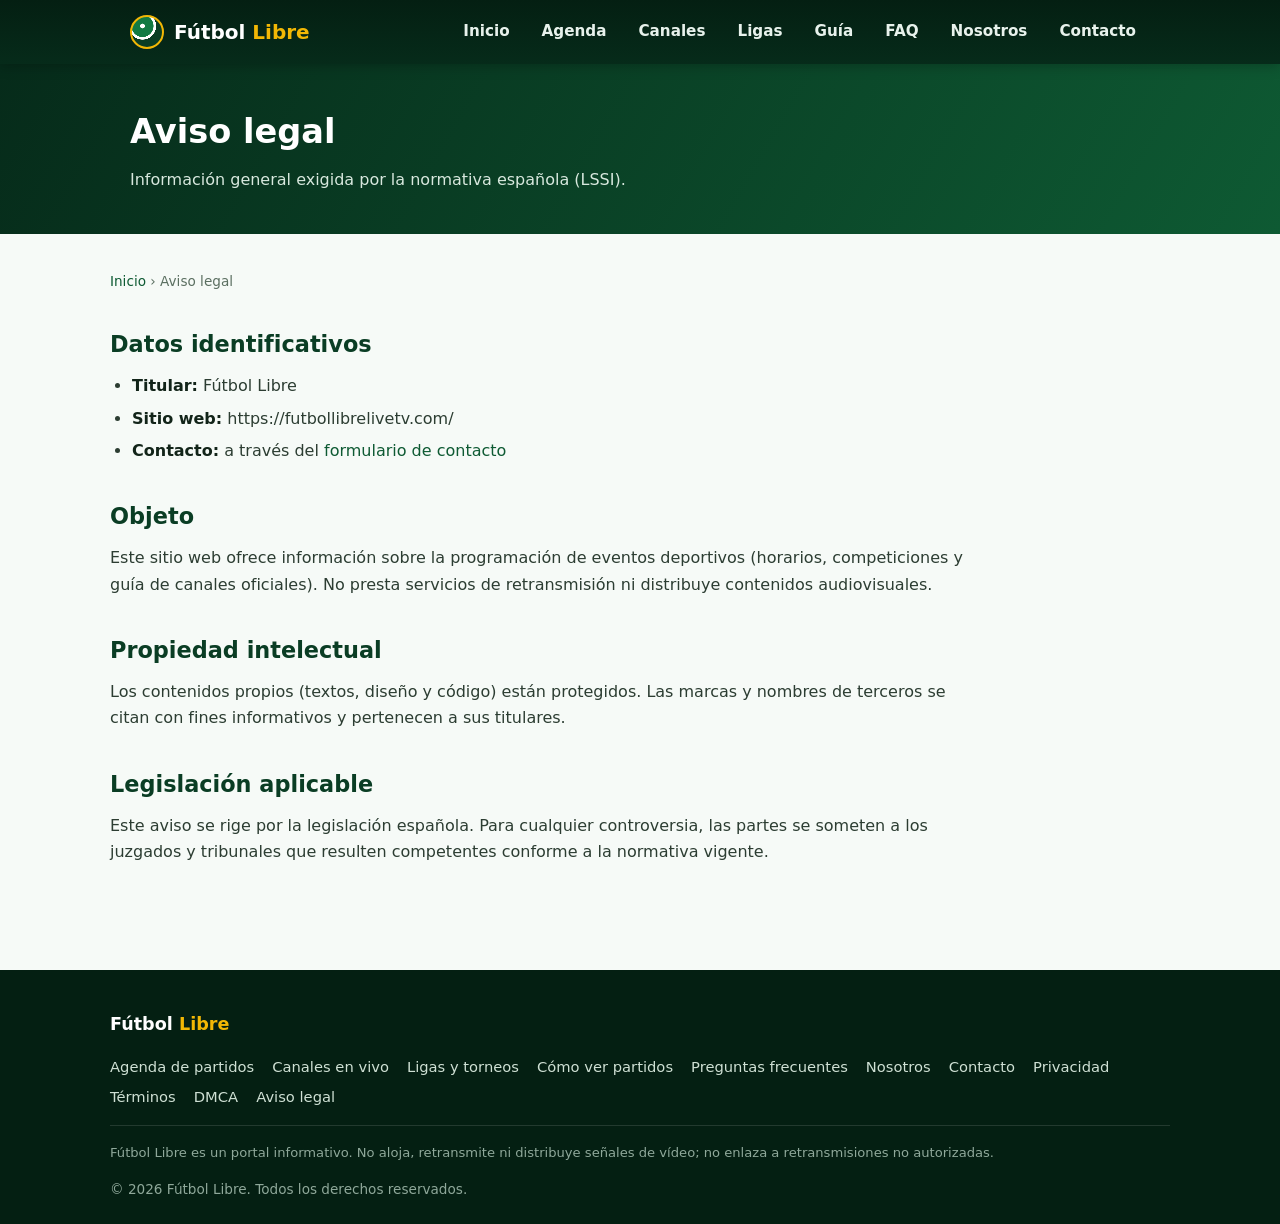
<file: aviso-legal.html>
<!DOCTYPE html>
<html lang="es">
<head>
<meta charset="UTF-8">
<meta name="viewport" content="width=device-width, initial-scale=1.0">
<title>Aviso legal | Fútbol Libre</title>
<meta name="description" content="Aviso legal de Fútbol Libre: titularidad, objeto del sitio y condiciones generales.">
<link rel="canonical" href="https://futbollibrelivetv.com/aviso-legal">
<meta name="robots" content="index, follow">
<meta property="og:title" content="Aviso legal | Fútbol Libre">
<meta property="og:url" content="https://futbollibrelivetv.com/aviso-legal">
<meta property="og:locale" content="es_ES">
<link rel="stylesheet" href="assets/css/style.css">
</head>
<body>
<a class="skip-link" href="#contenido">Saltar al contenido</a>
<header class="site-header">
  <div class="wrap header-inner">
    <a class="brand" href="/" aria-label="Fútbol Libre - inicio"><span class="brand-mark" aria-hidden="true"></span><span>Fútbol <em>Libre</em></span></a>
    <button class="nav-toggle" aria-expanded="false" aria-controls="main-nav" aria-label="Abrir menú">☰</button>
    <nav class="main-nav" id="main-nav" aria-label="Navegación principal">
      <a href="/">Inicio</a><a href="/agenda">Agenda</a><a href="/canales">Canales</a><a href="/ligas">Ligas</a><a href="/guia">Guía</a><a href="/faq">FAQ</a><a href="/nosotros">Nosotros</a><a href="/contacto">Contacto</a>
    </nav>
  </div>
</header>
<main id="contenido">
  <div class="page-hero"><div class="wrap"><h1>Aviso legal</h1><p>Información general exigida por la normativa española (LSSI).</p></div></div>
  <div class="wrap page-body">
    <nav class="breadcrumbs" aria-label="Migas de pan"><a href="/">Inicio</a> › Aviso legal</nav>
    <div class="prose">
      <h2>Datos identificativos</h2>
      <ul>
        <li><strong>Titular:</strong> Fútbol Libre</li>
        <li><strong>Sitio web:</strong> https://futbollibrelivetv.com/</li>
        <li><strong>Contacto:</strong> a través del <a href="/contacto">formulario de contacto</a></li>
      </ul>
      <h2>Objeto</h2>
      <p>Este sitio web ofrece información sobre la programación de eventos deportivos (horarios, competiciones y guía de canales oficiales). No presta servicios de retransmisión ni distribuye contenidos audiovisuales.</p>
      <h2>Propiedad intelectual</h2>
      <p>Los contenidos propios (textos, diseño y código) están protegidos. Las marcas y nombres de terceros se citan con fines informativos y pertenecen a sus titulares.</p>
      <h2>Legislación aplicable</h2>
      <p>Este aviso se rige por la legislación española. Para cualquier controversia, las partes se someten a los juzgados y tribunales que resulten competentes conforme a la normativa vigente.</p>
    </div>
  </div>
</main>
<footer class="site-footer">
  <div class="wrap footer-inner">
    <div class="footer-brand">Fútbol <em>Libre</em></div>
    <nav class="footer-links" aria-label="Enlaces de pie de página">
      <a href="/agenda">Agenda de partidos</a><a href="/canales">Canales en vivo</a><a href="/ligas">Ligas y torneos</a><a href="/guia">Cómo ver partidos</a><a href="/faq">Preguntas frecuentes</a><a href="/nosotros">Nosotros</a><a href="/contacto">Contacto</a><a href="/privacidad">Privacidad</a><a href="/terminos">Términos</a><a href="/dmca">DMCA</a><a href="/aviso-legal">Aviso legal</a>
    </nav>
    <p class="footer-disclaimer">Fútbol Libre es un portal informativo. No aloja, retransmite ni distribuye señales de vídeo; no enlaza a retransmisiones no autorizadas.</p>
    <div class="footer-bottom"><span>© <span data-year>2026</span> Fútbol Libre. Todos los derechos reservados.</span></div>
  </div>
</footer>
<script src="assets/js/main.js"></script>
</body>
</html>
</file>
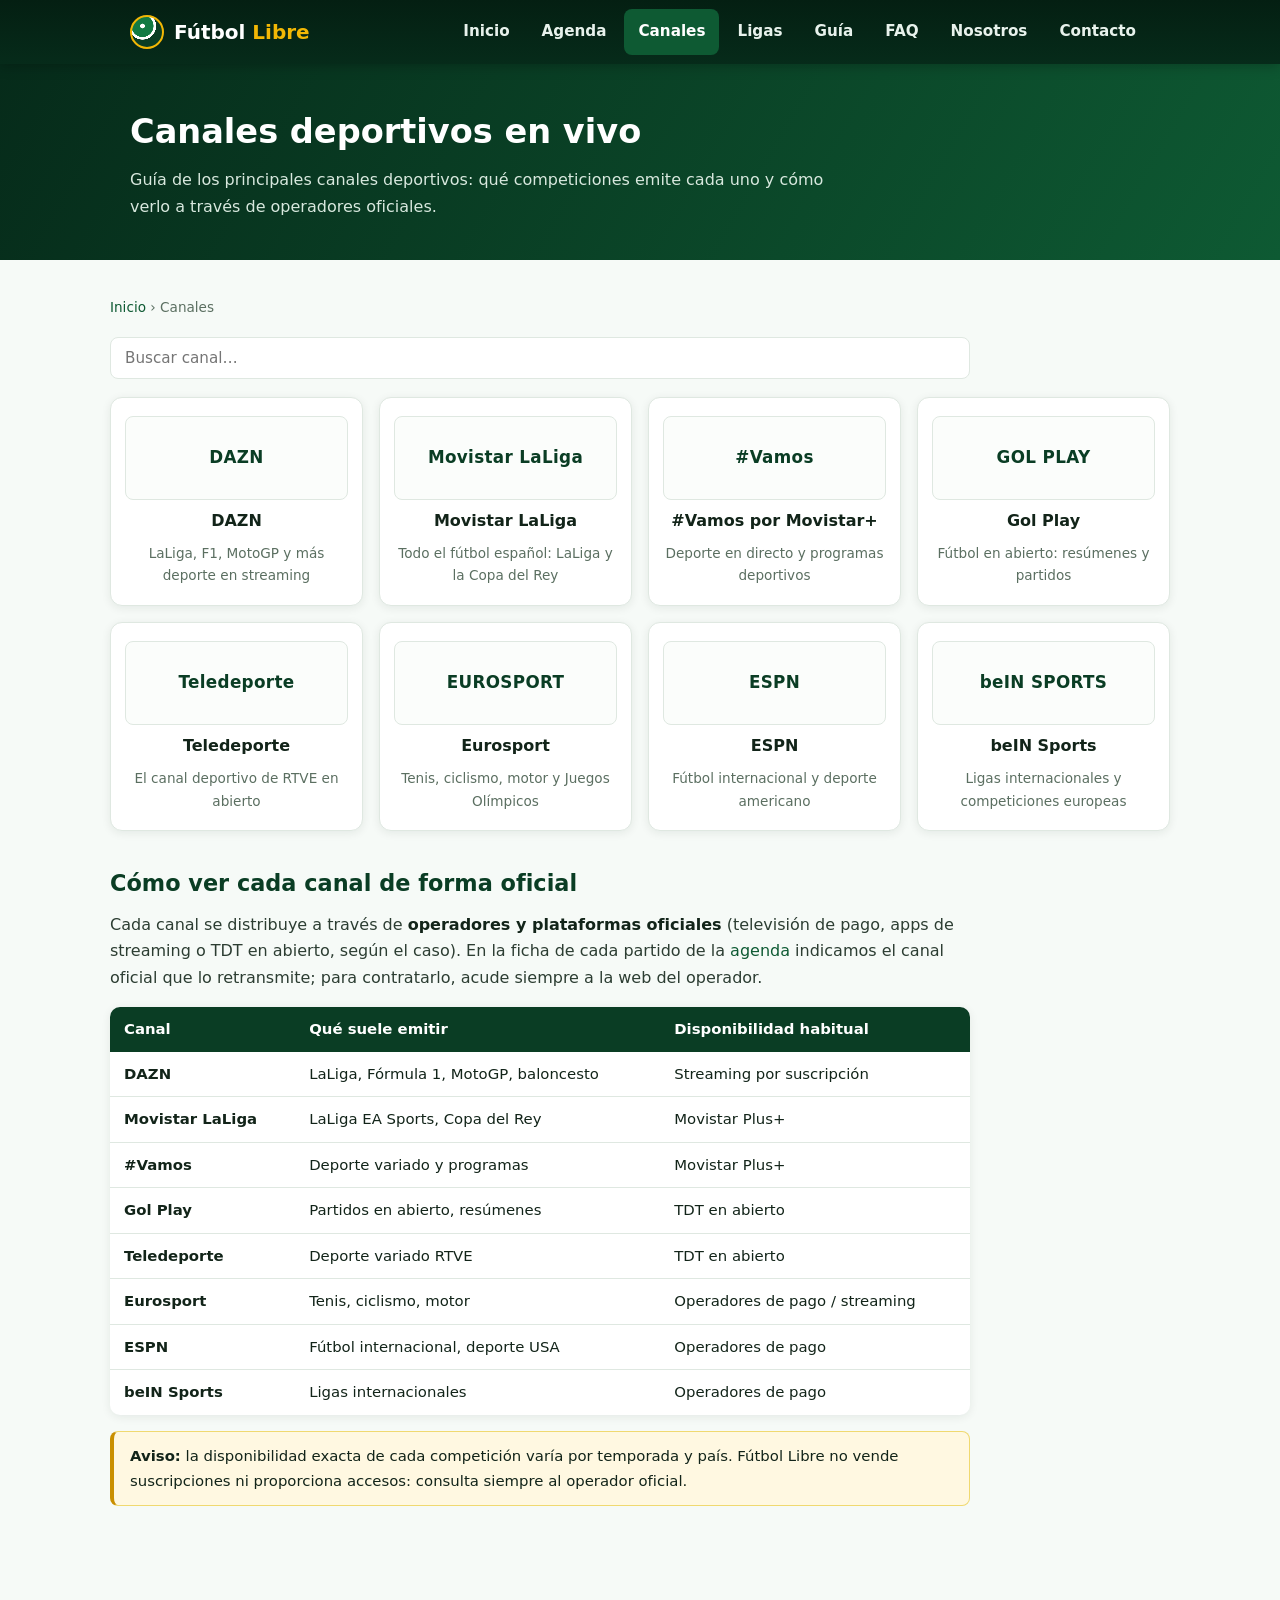
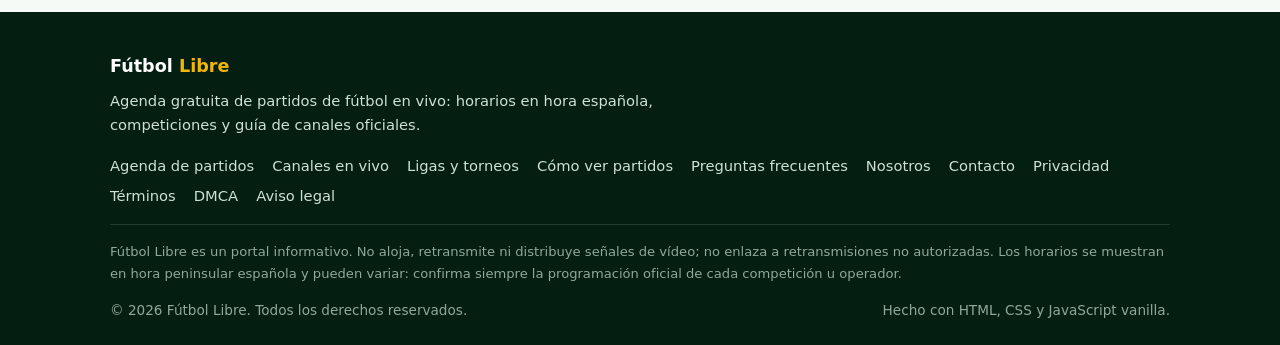
<file: canales.html>
<!DOCTYPE html>
<html lang="es">
<head>
<meta charset="UTF-8">
<meta name="viewport" content="width=device-width, initial-scale=1.0">
<title>Canales deportivos en vivo: guía de canales | Fútbol Libre</title>
<meta name="description" content="Guía de canales deportivos: DAZN, Movistar LaLiga, Gol Play, Teledeporte y más. Descubre qué emite cada canal y cómo verlo de forma oficial.">
<link rel="canonical" href="https://futbollibrelivetv.com/canales">
<meta name="robots" content="index, follow">
<meta property="og:type" content="website">
<meta property="og:title" content="Canales deportivos en vivo: guía de canales | Fútbol Libre">
<meta property="og:description" content="Qué emite cada canal deportivo y cómo verlo a través de operadores oficiales.">
<meta property="og:url" content="https://futbollibrelivetv.com/canales">
<meta property="og:locale" content="es_ES">
<meta property="og:site_name" content="Fútbol Libre">
<link rel="stylesheet" href="assets/css/style.css">
<script type="application/ld+json">
{"@context":"https://schema.org","@type":"WebPage","name":"Canales deportivos en vivo | Fútbol Libre","url":"https://futbollibrelivetv.com/canales","inLanguage":"es-ES","isPartOf":{"@type":"WebSite","name":"Fútbol Libre","url":"https://futbollibrelivetv.com/"},"breadcrumb":{"@type":"BreadcrumbList","itemListElement":[{"@type":"ListItem","position":1,"name":"Inicio","item":"https://futbollibrelivetv.com/"},{"@type":"ListItem","position":2,"name":"Canales","item":"https://futbollibrelivetv.com/canales"}]}}
</script>
</head>
<body>
<a class="skip-link" href="#contenido">Saltar al contenido</a>
<header class="site-header">
  <div class="wrap header-inner">
    <a class="brand" href="/" aria-label="Fútbol Libre - inicio"><span class="brand-mark" aria-hidden="true"></span><span>Fútbol <em>Libre</em></span></a>
    <button class="nav-toggle" aria-expanded="false" aria-controls="main-nav" aria-label="Abrir menú">☰</button>
    <nav class="main-nav" id="main-nav" aria-label="Navegación principal">
      <a href="/">Inicio</a><a href="/agenda">Agenda</a><a href="/canales" aria-current="page">Canales</a><a href="/ligas">Ligas</a><a href="/guia">Guía</a><a href="/faq">FAQ</a><a href="/nosotros">Nosotros</a><a href="/contacto">Contacto</a>
    </nav>
  </div>
</header>
<main id="contenido">
  <div class="page-hero"><div class="wrap">
    <h1>Canales deportivos en vivo</h1>
    <p>Guía de los principales canales deportivos: qué competiciones emite cada uno y cómo verlo a través de operadores oficiales.</p>
  </div></div>
  <div class="wrap page-body">
    <nav class="breadcrumbs" aria-label="Migas de pan"><a href="/">Inicio</a> › Canales</nav>
    <div class="agenda-tools" style="max-width:860px;margin:18px 0">
      <input type="search" id="channel-search" placeholder="Buscar canal…" aria-label="Buscar canal">
    </div>
    <div class="channel-grid" id="channel-grid" style="margin-bottom:30px">
      <div class="channel-card" data-name="dazn"><div class="channel-logo">DAZN</div><h3>DAZN</h3><p>LaLiga, F1, MotoGP y más deporte en streaming</p></div>
      <div class="channel-card" data-name="movistar laliga"><div class="channel-logo">Movistar LaLiga</div><h3>Movistar LaLiga</h3><p>Todo el fútbol español: LaLiga y la Copa del Rey</p></div>
      <div class="channel-card" data-name="vamos movistar"><div class="channel-logo">#Vamos</div><h3>#Vamos por Movistar+</h3><p>Deporte en directo y programas deportivos</p></div>
      <div class="channel-card" data-name="gol play"><div class="channel-logo">GOL PLAY</div><h3>Gol Play</h3><p>Fútbol en abierto: resúmenes y partidos</p></div>
      <div class="channel-card" data-name="teledeporte"><div class="channel-logo">Teledeporte</div><h3>Teledeporte</h3><p>El canal deportivo de RTVE en abierto</p></div>
      <div class="channel-card" data-name="eurosport"><div class="channel-logo">EUROSPORT</div><h3>Eurosport</h3><p>Tenis, ciclismo, motor y Juegos Olímpicos</p></div>
      <div class="channel-card" data-name="espn"><div class="channel-logo">ESPN</div><h3>ESPN</h3><p>Fútbol internacional y deporte americano</p></div>
      <div class="channel-card" data-name="bein sports"><div class="channel-logo">beIN SPORTS</div><h3>beIN Sports</h3><p>Ligas internacionales y competiciones europeas</p></div>
    </div>
    <div class="prose">
      <h2>Cómo ver cada canal de forma oficial</h2>
      <p>Cada canal se distribuye a través de <strong>operadores y plataformas oficiales</strong> (televisión de pago, apps de streaming o TDT en abierto, según el caso). En la ficha de cada partido de la <a href="/agenda">agenda</a> indicamos el canal oficial que lo retransmite; para contratarlo, acude siempre a la web del operador.</p>
      <table class="data-table">
        <thead><tr><th>Canal</th><th>Qué suele emitir</th><th>Disponibilidad habitual</th></tr></thead>
        <tbody>
          <tr><td><strong>DAZN</strong></td><td>LaLiga, Fórmula 1, MotoGP, baloncesto</td><td>Streaming por suscripción</td></tr>
          <tr><td><strong>Movistar LaLiga</strong></td><td>LaLiga EA Sports, Copa del Rey</td><td>Movistar Plus+</td></tr>
          <tr><td><strong>#Vamos</strong></td><td>Deporte variado y programas</td><td>Movistar Plus+</td></tr>
          <tr><td><strong>Gol Play</strong></td><td>Partidos en abierto, resúmenes</td><td>TDT en abierto</td></tr>
          <tr><td><strong>Teledeporte</strong></td><td>Deporte variado RTVE</td><td>TDT en abierto</td></tr>
          <tr><td><strong>Eurosport</strong></td><td>Tenis, ciclismo, motor</td><td>Operadores de pago / streaming</td></tr>
          <tr><td><strong>ESPN</strong></td><td>Fútbol internacional, deporte USA</td><td>Operadores de pago</td></tr>
          <tr><td><strong>beIN Sports</strong></td><td>Ligas internacionales</td><td>Operadores de pago</td></tr>
        </tbody>
      </table>
      <div class="warn"><strong>Aviso:</strong> la disponibilidad exacta de cada competición varía por temporada y país. Fútbol Libre no vende suscripciones ni proporciona accesos: consulta siempre al operador oficial.</div>
    </div>
  </div>
</main>
<footer class="site-footer">
  <div class="wrap footer-inner">
    <div class="footer-brand">Fútbol <em>Libre</em></div>
    <p style="font-size:.92rem;max-width:640px">Agenda gratuita de partidos de fútbol en vivo: horarios en hora española, competiciones y guía de canales oficiales.</p>
    <nav class="footer-links" aria-label="Enlaces de pie de página">
      <a href="/agenda">Agenda de partidos</a><a href="/canales">Canales en vivo</a><a href="/ligas">Ligas y torneos</a><a href="/guia">Cómo ver partidos</a><a href="/faq">Preguntas frecuentes</a><a href="/nosotros">Nosotros</a><a href="/contacto">Contacto</a><a href="/privacidad">Privacidad</a><a href="/terminos">Términos</a><a href="/dmca">DMCA</a><a href="/aviso-legal">Aviso legal</a>
    </nav>
    <p class="footer-disclaimer">Fútbol Libre es un portal informativo. No aloja, retransmite ni distribuye señales de vídeo; no enlaza a retransmisiones no autorizadas. Los horarios se muestran en hora peninsular española y pueden variar: confirma siempre la programación oficial de cada competición u operador.</p>
    <div class="footer-bottom"><span>© <span data-year>2026</span> Fútbol Libre. Todos los derechos reservados.</span><span>Hecho con HTML, CSS y JavaScript vanilla.</span></div>
  </div>
</footer>
<script src="assets/js/main.js"></script>
<script>
(function(){
  var input = document.getElementById("channel-search");
  var cards = document.querySelectorAll("#channel-grid .channel-card");
  if(!input) return;
  input.addEventListener("input", function(){
    var q = input.value.trim().toLowerCase();
    cards.forEach(function(c){
      c.style.display = (!q || c.getAttribute("data-name").indexOf(q) !== -1) ? "" : "none";
    });
  });
})();
</script>
</body>
</html>
</file>
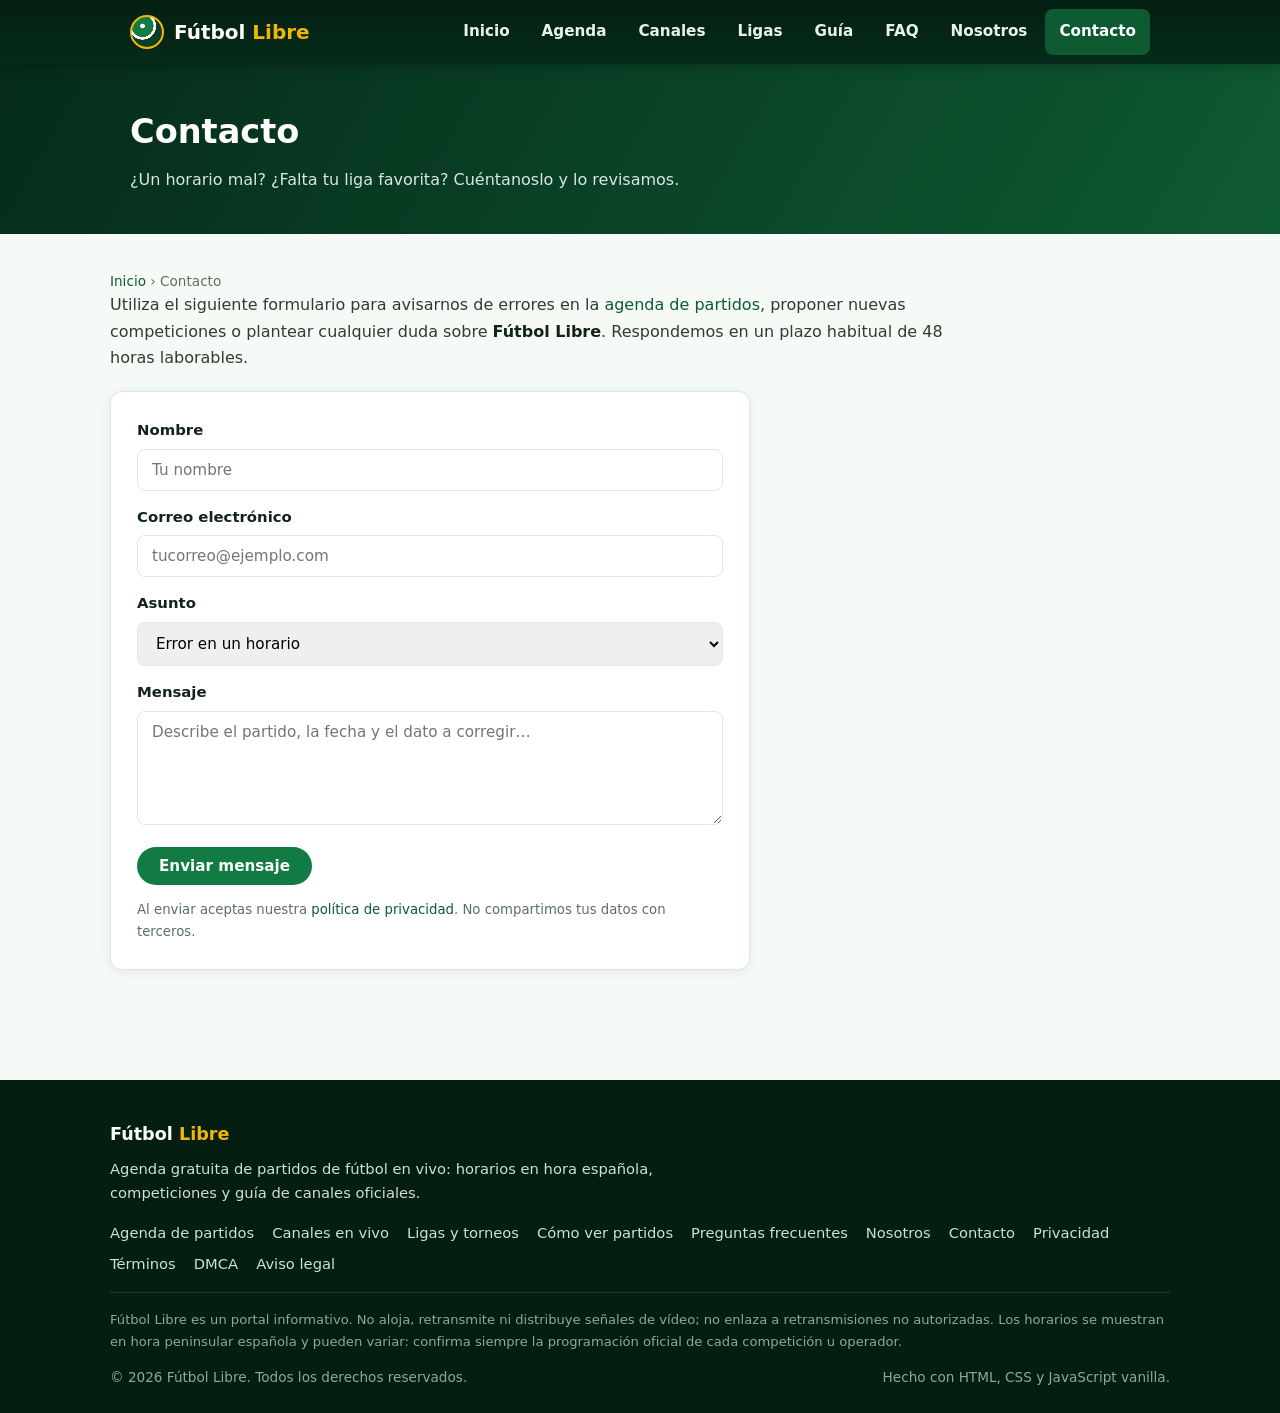
<file: contacto.html>
<!DOCTYPE html>
<html lang="es">
<head>
<meta charset="UTF-8">
<meta name="viewport" content="width=device-width, initial-scale=1.0">
<title>Contacto | Fútbol Libre</title>
<meta name="description" content="Contacta con Fútbol Libre: reporta un horario incorrecto, sugiere una competición o resuelve tus dudas sobre la agenda de partidos.">
<link rel="canonical" href="https://futbollibrelivetv.com/contacto">
<meta name="robots" content="index, follow">
<meta property="og:type" content="website">
<meta property="og:title" content="Contacto | Fútbol Libre">
<meta property="og:description" content="Escríbenos: horarios, sugerencias y dudas sobre la agenda de Fútbol Libre.">
<meta property="og:url" content="https://futbollibrelivetv.com/contacto">
<meta property="og:locale" content="es_ES">
<meta property="og:site_name" content="Fútbol Libre">
<link rel="stylesheet" href="assets/css/style.css">
<script type="application/ld+json">
{"@context":"https://schema.org","@type":"WebPage","name":"Contacto | Fútbol Libre","url":"https://futbollibrelivetv.com/contacto","inLanguage":"es-ES","isPartOf":{"@type":"WebSite","name":"Fútbol Libre","url":"https://futbollibrelivetv.com/"}}
</script>
</head>
<body>
<a class="skip-link" href="#contenido">Saltar al contenido</a>
<header class="site-header">
  <div class="wrap header-inner">
    <a class="brand" href="/" aria-label="Fútbol Libre - inicio"><span class="brand-mark" aria-hidden="true"></span><span>Fútbol <em>Libre</em></span></a>
    <button class="nav-toggle" aria-expanded="false" aria-controls="main-nav" aria-label="Abrir menú">☰</button>
    <nav class="main-nav" id="main-nav" aria-label="Navegación principal">
      <a href="/">Inicio</a><a href="/agenda">Agenda</a><a href="/canales">Canales</a><a href="/ligas">Ligas</a><a href="/guia">Guía</a><a href="/faq">FAQ</a><a href="/nosotros">Nosotros</a><a href="/contacto" aria-current="page">Contacto</a>
    </nav>
  </div>
</header>
<main id="contenido">
  <div class="page-hero"><div class="wrap">
    <h1>Contacto</h1>
    <p>¿Un horario mal? ¿Falta tu liga favorita? Cuéntanoslo y lo revisamos.</p>
  </div></div>
  <div class="wrap page-body">
    <nav class="breadcrumbs" aria-label="Migas de pan"><a href="/">Inicio</a> › Contacto</nav>
    <div class="prose">
      <p>Utiliza el siguiente formulario para avisarnos de errores en la <a href="/agenda">agenda de partidos</a>, proponer nuevas competiciones o plantear cualquier duda sobre <strong>Fútbol Libre</strong>. Respondemos en un plazo habitual de 48 horas laborables.</p>
    </div>
    <!-- Para activar el envío: crea un formulario gratuito en Formspree (formspree.io)
         y sustituye action="https://formspree.io/f/TU_ID" por tu endpoint real. -->
    <form class="form-card" action="https://formspree.io/f/TU_ID" method="POST">
      <div class="form-row">
        <label for="nombre">Nombre</label>
        <input type="text" id="nombre" name="nombre" required autocomplete="name" placeholder="Tu nombre">
      </div>
      <div class="form-row">
        <label for="email">Correo electrónico</label>
        <input type="email" id="email" name="email" required autocomplete="email" placeholder="tucorreo@ejemplo.com">
      </div>
      <div class="form-row">
        <label for="asunto">Asunto</label>
        <select id="asunto" name="asunto">
          <option>Error en un horario</option>
          <option>Sugerir una competición</option>
          <option>Duda sobre la agenda</option>
          <option>Otro tema</option>
        </select>
      </div>
      <div class="form-row">
        <label for="mensaje">Mensaje</label>
        <textarea id="mensaje" name="mensaje" rows="5" required placeholder="Describe el partido, la fecha y el dato a corregir…"></textarea>
      </div>
      <button class="btn" type="submit">Enviar mensaje</button>
      <p class="form-hint">Al enviar aceptas nuestra <a href="/privacidad">política de privacidad</a>. No compartimos tus datos con terceros.</p>
    </form>
  </div>
</main>
<footer class="site-footer">
  <div class="wrap footer-inner">
    <div class="footer-brand">Fútbol <em>Libre</em></div>
    <p style="font-size:.92rem;max-width:640px">Agenda gratuita de partidos de fútbol en vivo: horarios en hora española, competiciones y guía de canales oficiales.</p>
    <nav class="footer-links" aria-label="Enlaces de pie de página">
      <a href="/agenda">Agenda de partidos</a><a href="/canales">Canales en vivo</a><a href="/ligas">Ligas y torneos</a><a href="/guia">Cómo ver partidos</a><a href="/faq">Preguntas frecuentes</a><a href="/nosotros">Nosotros</a><a href="/contacto">Contacto</a><a href="/privacidad">Privacidad</a><a href="/terminos">Términos</a><a href="/dmca">DMCA</a><a href="/aviso-legal">Aviso legal</a>
    </nav>
    <p class="footer-disclaimer">Fútbol Libre es un portal informativo. No aloja, retransmite ni distribuye señales de vídeo; no enlaza a retransmisiones no autorizadas. Los horarios se muestran en hora peninsular española y pueden variar: confirma siempre la programación oficial de cada competición u operador.</p>
    <div class="footer-bottom"><span>© <span data-year>2026</span> Fútbol Libre. Todos los derechos reservados.</span><span>Hecho con HTML, CSS y JavaScript vanilla.</span></div>
  </div>
</footer>
<script src="assets/js/main.js"></script>
</body>
</html>
</file>
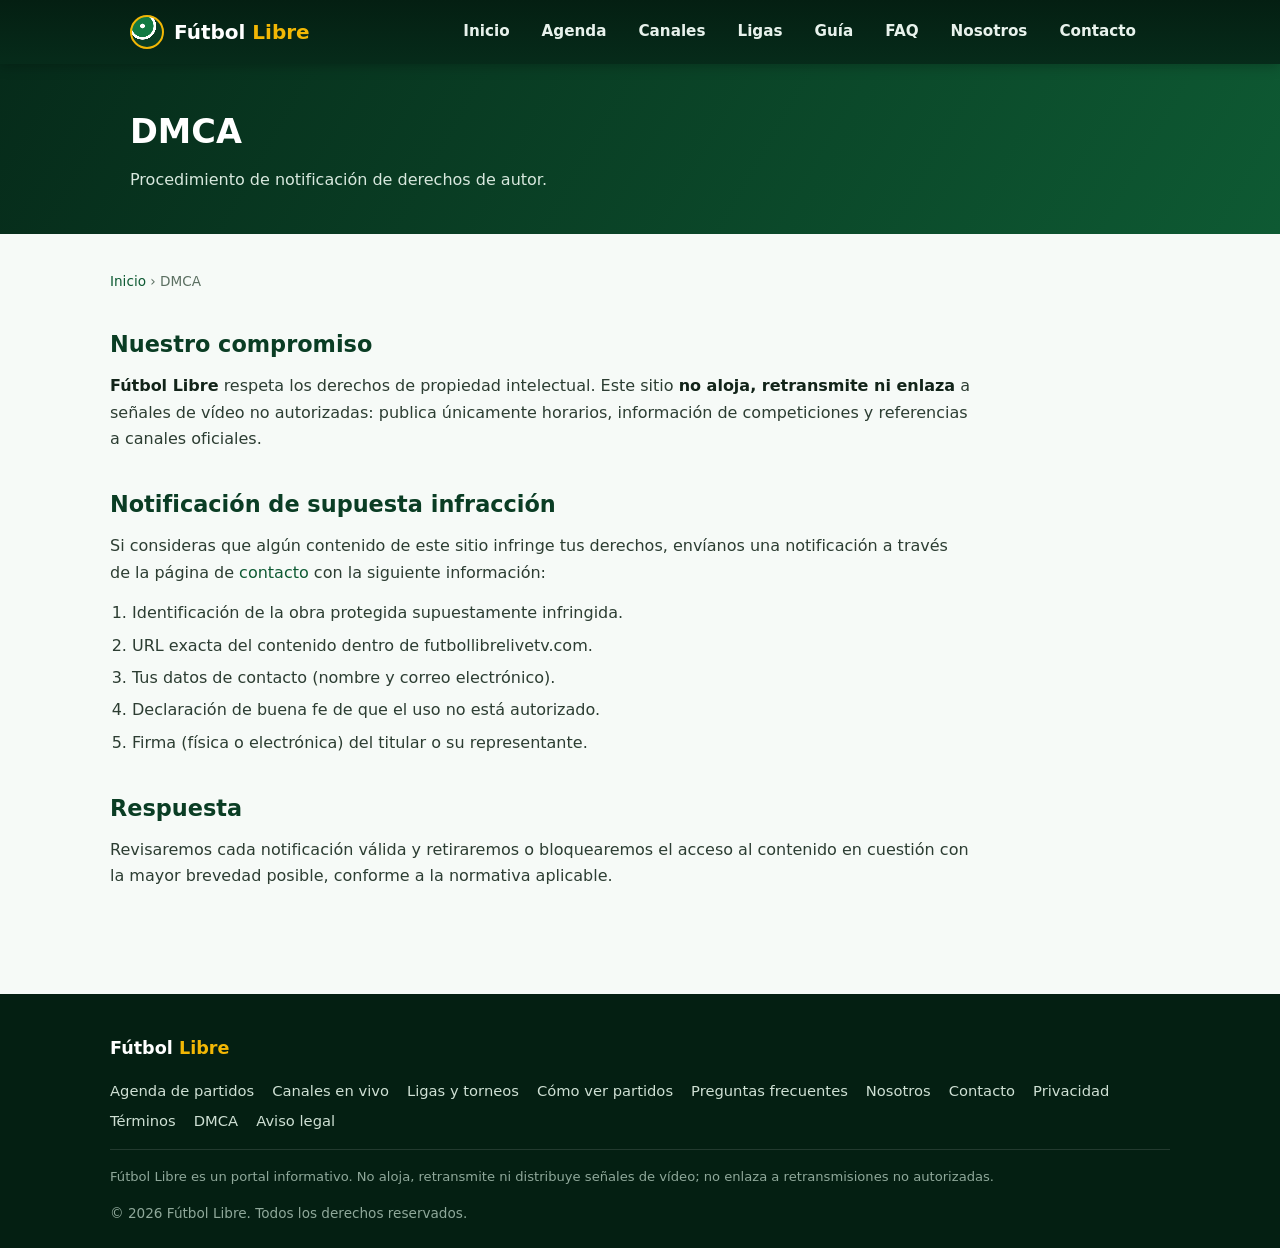
<file: dmca.html>
<!DOCTYPE html>
<html lang="es">
<head>
<meta charset="UTF-8">
<meta name="viewport" content="width=device-width, initial-scale=1.0">
<title>DMCA | Fútbol Libre</title>
<meta name="description" content="Política DMCA de Fútbol Libre: procedimiento para notificar supuestas infracciones de derechos de autor.">
<link rel="canonical" href="https://futbollibrelivetv.com/dmca">
<meta name="robots" content="index, follow">
<meta property="og:title" content="DMCA | Fútbol Libre">
<meta property="og:url" content="https://futbollibrelivetv.com/dmca">
<meta property="og:locale" content="es_ES">
<link rel="stylesheet" href="assets/css/style.css">
</head>
<body>
<a class="skip-link" href="#contenido">Saltar al contenido</a>
<header class="site-header">
  <div class="wrap header-inner">
    <a class="brand" href="/" aria-label="Fútbol Libre - inicio"><span class="brand-mark" aria-hidden="true"></span><span>Fútbol <em>Libre</em></span></a>
    <button class="nav-toggle" aria-expanded="false" aria-controls="main-nav" aria-label="Abrir menú">☰</button>
    <nav class="main-nav" id="main-nav" aria-label="Navegación principal">
      <a href="/">Inicio</a><a href="/agenda">Agenda</a><a href="/canales">Canales</a><a href="/ligas">Ligas</a><a href="/guia">Guía</a><a href="/faq">FAQ</a><a href="/nosotros">Nosotros</a><a href="/contacto">Contacto</a>
    </nav>
  </div>
</header>
<main id="contenido">
  <div class="page-hero"><div class="wrap"><h1>DMCA</h1><p>Procedimiento de notificación de derechos de autor.</p></div></div>
  <div class="wrap page-body">
    <nav class="breadcrumbs" aria-label="Migas de pan"><a href="/">Inicio</a> › DMCA</nav>
    <div class="prose">
      <h2>Nuestro compromiso</h2>
      <p><strong>Fútbol Libre</strong> respeta los derechos de propiedad intelectual. Este sitio <strong>no aloja, retransmite ni enlaza</strong> a señales de vídeo no autorizadas: publica únicamente horarios, información de competiciones y referencias a canales oficiales.</p>
      <h2>Notificación de supuesta infracción</h2>
      <p>Si consideras que algún contenido de este sitio infringe tus derechos, envíanos una notificación a través de la página de <a href="/contacto">contacto</a> con la siguiente información:</p>
      <ol>
        <li>Identificación de la obra protegida supuestamente infringida.</li>
        <li>URL exacta del contenido dentro de futbollibrelivetv.com.</li>
        <li>Tus datos de contacto (nombre y correo electrónico).</li>
        <li>Declaración de buena fe de que el uso no está autorizado.</li>
        <li>Firma (física o electrónica) del titular o su representante.</li>
      </ol>
      <h2>Respuesta</h2>
      <p>Revisaremos cada notificación válida y retiraremos o bloquearemos el acceso al contenido en cuestión con la mayor brevedad posible, conforme a la normativa aplicable.</p>
    </div>
  </div>
</main>
<footer class="site-footer">
  <div class="wrap footer-inner">
    <div class="footer-brand">Fútbol <em>Libre</em></div>
    <nav class="footer-links" aria-label="Enlaces de pie de página">
      <a href="/agenda">Agenda de partidos</a><a href="/canales">Canales en vivo</a><a href="/ligas">Ligas y torneos</a><a href="/guia">Cómo ver partidos</a><a href="/faq">Preguntas frecuentes</a><a href="/nosotros">Nosotros</a><a href="/contacto">Contacto</a><a href="/privacidad">Privacidad</a><a href="/terminos">Términos</a><a href="/dmca">DMCA</a><a href="/aviso-legal">Aviso legal</a>
    </nav>
    <p class="footer-disclaimer">Fútbol Libre es un portal informativo. No aloja, retransmite ni distribuye señales de vídeo; no enlaza a retransmisiones no autorizadas.</p>
    <div class="footer-bottom"><span>© <span data-year>2026</span> Fútbol Libre. Todos los derechos reservados.</span></div>
  </div>
</footer>
<script src="assets/js/main.js"></script>
</body>
</html>
</file>
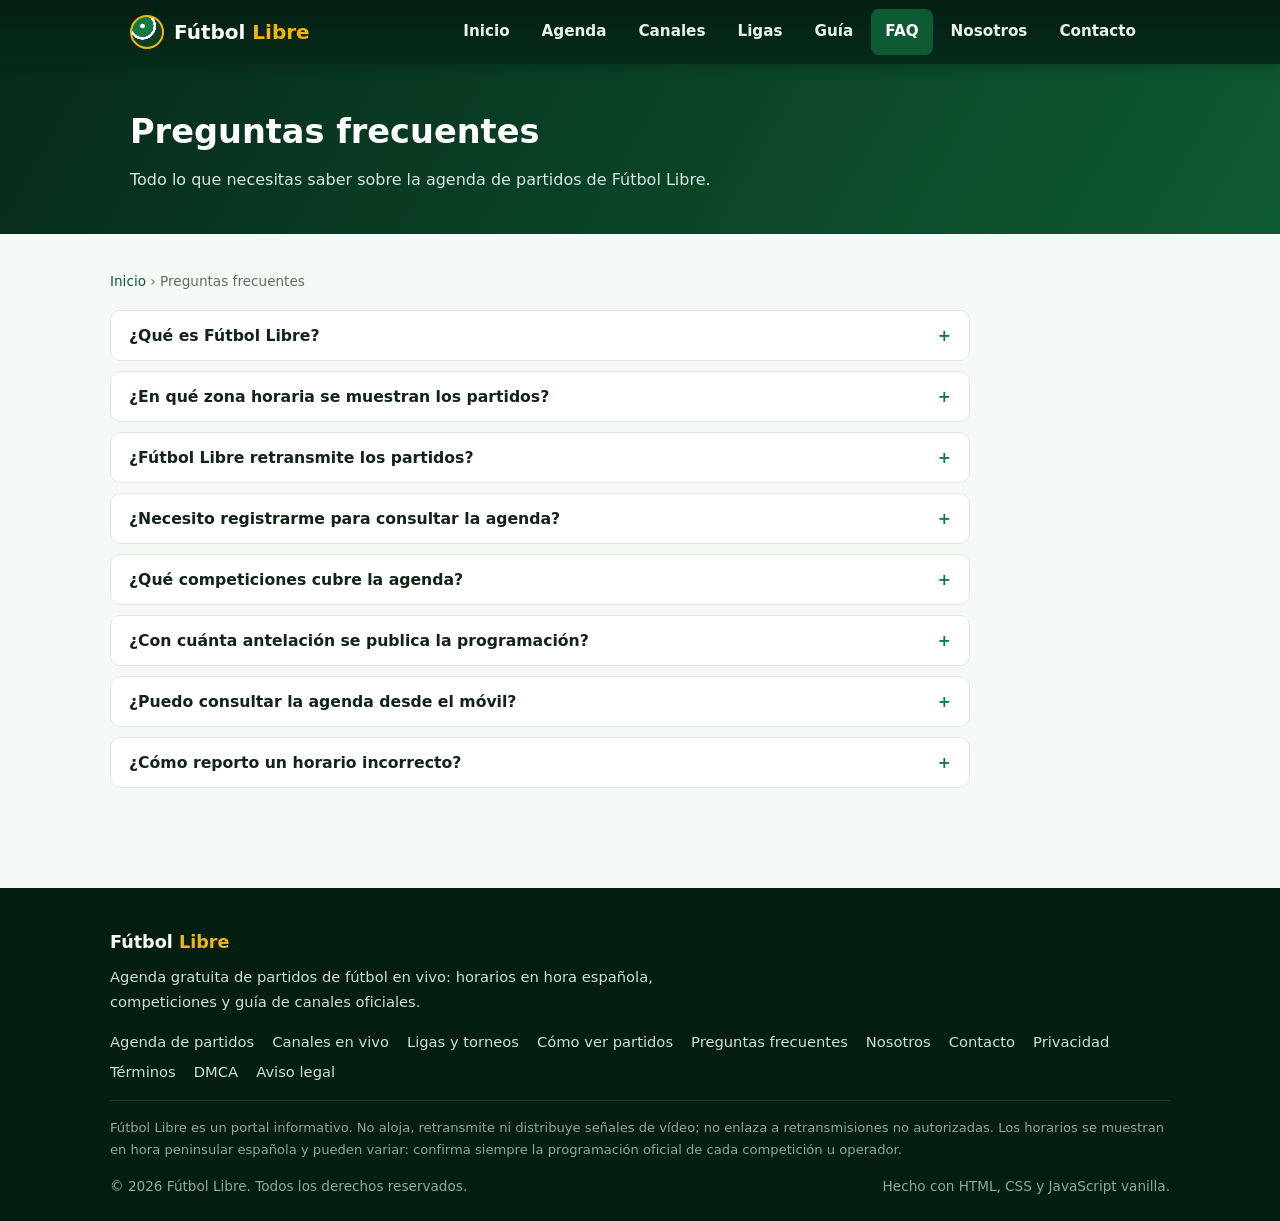
<file: faq.html>
<!DOCTYPE html>
<html lang="es">
<head>
<meta charset="UTF-8">
<meta name="viewport" content="width=device-width, initial-scale=1.0">
<title>Preguntas frecuentes | Fútbol Libre</title>
<meta name="description" content="Resolvemos tus dudas: qué es Fútbol Libre, en qué horario se muestran los partidos, dónde verlos legalmente y qué competiciones cubre la agenda.">
<link rel="canonical" href="https://futbollibrelivetv.com/faq">
<meta name="robots" content="index, follow">
<meta property="og:type" content="website">
<meta property="og:title" content="Preguntas frecuentes | Fútbol Libre">
<meta property="og:description" content="Dudas resueltas sobre la agenda de partidos de Fútbol Libre.">
<meta property="og:url" content="https://futbollibrelivetv.com/faq">
<meta property="og:locale" content="es_ES">
<meta property="og:site_name" content="Fútbol Libre">
<link rel="stylesheet" href="assets/css/style.css">
<script type="application/ld+json">
{
  "@context": "https://schema.org",
  "@type": "FAQPage",
  "mainEntity": [
    {"@type": "Question", "name": "¿Qué es Fútbol Libre?", "acceptedAnswer": {"@type": "Answer", "text": "Fútbol Libre es un portal informativo en español que publica la agenda de partidos de fútbol: horarios en hora peninsular española, competiciones, estadios y la guía de canales oficiales donde se retransmite cada encuentro. No aloja ni emite señales de vídeo."}},
    {"@type": "Question", "name": "¿En qué zona horaria se muestran los partidos?", "acceptedAnswer": {"@type": "Answer", "text": "Todos los horarios de la agenda se muestran en hora peninsular española (CEST en verano, CET en invierno). Si vives en Canarias, resta una hora."}},
    {"@type": "Question", "name": "¿Fútbol Libre retransmite los partidos?", "acceptedAnswer": {"@type": "Answer", "text": "No. Fútbol Libre no retransmite partidos ni publica reproductores. Cada ficha de partido indica los canales y plataformas oficiales que emiten el encuentro para que lo veas de forma legal."}},
    {"@type": "Question", "name": "¿Necesito registrarme para consultar la agenda?", "acceptedAnswer": {"@type": "Answer", "text": "No. La agenda de partidos es de acceso libre y no requiere registro, descargas ni instalación de aplicaciones."}},
    {"@type": "Question", "name": "¿Qué competiciones cubre la agenda?", "acceptedAnswer": {"@type": "Answer", "text": "Cubrimos LaLiga, Premier League, Serie A, Bundesliga, Ligue 1, competiciones europeas, Liga MX, fútbol sudamericano y fechas de selecciones, además de baloncesto, hockey sobre hielo, motor y otros deportes."}},
    {"@type": "Question", "name": "¿Con cuánta antelación se publica la programación?", "acceptedAnswer": {"@type": "Answer", "text": "La agenda se actualiza cada jornada con varios días de antelación. Los horarios pueden sufrir cambios de última hora por parte de las competiciones, por lo que recomendamos confirmar la programación oficial."}},
    {"@type": "Question", "name": "¿Puedo consultar la agenda desde el móvil?", "acceptedAnswer": {"@type": "Answer", "text": "Sí. La web está optimizada para móviles, tabletas, ordenadores y Smart TV, sin necesidad de instalar nada."}},
    {"@type": "Question", "name": "¿Cómo reporto un horario incorrecto?", "acceptedAnswer": {"@type": "Answer", "text": "Desde la página de contacto, indicando el partido, la fecha y el dato a corregir. Revisamos los avisos en un plazo habitual de 48 horas laborables."}}
  ]
}
</script>
</head>
<body>
<a class="skip-link" href="#contenido">Saltar al contenido</a>
<header class="site-header">
  <div class="wrap header-inner">
    <a class="brand" href="/" aria-label="Fútbol Libre - inicio"><span class="brand-mark" aria-hidden="true"></span><span>Fútbol <em>Libre</em></span></a>
    <button class="nav-toggle" aria-expanded="false" aria-controls="main-nav" aria-label="Abrir menú">☰</button>
    <nav class="main-nav" id="main-nav" aria-label="Navegación principal">
      <a href="/">Inicio</a><a href="/agenda">Agenda</a><a href="/canales">Canales</a><a href="/ligas">Ligas</a><a href="/guia">Guía</a><a href="/faq" aria-current="page">FAQ</a><a href="/nosotros">Nosotros</a><a href="/contacto">Contacto</a>
    </nav>
  </div>
</header>
<main id="contenido">
  <div class="page-hero"><div class="wrap">
    <h1>Preguntas frecuentes</h1>
    <p>Todo lo que necesitas saber sobre la agenda de partidos de Fútbol Libre.</p>
  </div></div>
  <div class="wrap page-body">
    <nav class="breadcrumbs" aria-label="Migas de pan"><a href="/">Inicio</a> › Preguntas frecuentes</nav>
    <div class="faq" style="margin-top:18px">
      <div class="faq-item"><button class="faq-q" aria-expanded="false">¿Qué es Fútbol Libre?<span class="icon" aria-hidden="true">+</span></button><div class="faq-a"><div class="faq-a-inner"><p><strong>Fútbol Libre</strong> es un portal informativo en español que publica la <a href="/agenda">agenda de partidos de fútbol</a>: horarios en hora peninsular española, competiciones, estadios y la guía de canales oficiales donde se retransmite cada encuentro. No aloja ni emite señales de vídeo.</p></div></div></div>
      <div class="faq-item"><button class="faq-q" aria-expanded="false">¿En qué zona horaria se muestran los partidos?<span class="icon" aria-hidden="true">+</span></button><div class="faq-a"><div class="faq-a-inner"><p>Todos los horarios se muestran en <strong>hora peninsular española</strong> (CEST en verano, CET en invierno). Si nos lees desde Canarias, resta una hora; desde Latinoamérica, consulta la diferencia horaria con Madrid.</p></div></div></div>
      <div class="faq-item"><button class="faq-q" aria-expanded="false">¿Fútbol Libre retransmite los partidos?<span class="icon" aria-hidden="true">+</span></button><div class="faq-a"><div class="faq-a-inner"><p>No. <strong>Fútbol Libre</strong> no retransmite partidos ni publica reproductores de vídeo. Cada ficha de partido indica los canales y plataformas oficiales que emiten el encuentro para que puedas verlo de forma legal a través de tu operador.</p></div></div></div>
      <div class="faq-item"><button class="faq-q" aria-expanded="false">¿Necesito registrarme para consultar la agenda?<span class="icon" aria-hidden="true">+</span></button><div class="faq-a"><div class="faq-a-inner"><p>No. La agenda es de <strong>acceso libre</strong>: no pedimos registro, no hay que descargar aplicaciones y no solicitamos datos personales para consultar los horarios.</p></div></div></div>
      <div class="faq-item"><button class="faq-q" aria-expanded="false">¿Qué competiciones cubre la agenda?<span class="icon" aria-hidden="true">+</span></button><div class="faq-a"><div class="faq-a-inner"><p>Cubrimos <a href="/ligas">las principales ligas y torneos</a>: LaLiga, Premier League, Serie A, Bundesliga, Ligue 1, competiciones europeas, Liga MX, fútbol sudamericano y fechas de selecciones, además de otros deportes como baloncesto, hockey sobre hielo, motor y tenis.</p></div></div></div>
      <div class="faq-item"><button class="faq-q" aria-expanded="false">¿Con cuánta antelación se publica la programación?<span class="icon" aria-hidden="true">+</span></button><div class="faq-a"><div class="faq-a-inner"><p>La agenda se actualiza <strong>cada jornada</strong> con varios días de antelación. Aun así, las competiciones pueden mover horarios a última hora, así que te recomendamos confirmar siempre la programación oficial del operador o la liga.</p></div></div></div>
      <div class="faq-item"><button class="faq-q" aria-expanded="false">¿Puedo consultar la agenda desde el móvil?<span class="icon" aria-hidden="true">+</span></button><div class="faq-a"><div class="faq-a-inner"><p>Sí. La web está optimizada para móviles, tabletas, ordenadores y navegadores de Smart TV, sin instalar nada. El buscador y los filtros por categoría funcionan igual en todos los dispositivos.</p></div></div></div>
      <div class="faq-item"><button class="faq-q" aria-expanded="false">¿Cómo reporto un horario incorrecto?<span class="icon" aria-hidden="true">+</span></button><div class="faq-a"><div class="faq-a-inner"><p>Desde la página de <a href="/contacto">contacto</a>, indicando el partido, la fecha y el dato a corregir. Revisamos los avisos en un plazo habitual de 48 horas laborables.</p></div></div></div>
    </div>
  </div>
</main>
<footer class="site-footer">
  <div class="wrap footer-inner">
    <div class="footer-brand">Fútbol <em>Libre</em></div>
    <p style="font-size:.92rem;max-width:640px">Agenda gratuita de partidos de fútbol en vivo: horarios en hora española, competiciones y guía de canales oficiales.</p>
    <nav class="footer-links" aria-label="Enlaces de pie de página">
      <a href="/agenda">Agenda de partidos</a><a href="/canales">Canales en vivo</a><a href="/ligas">Ligas y torneos</a><a href="/guia">Cómo ver partidos</a><a href="/faq">Preguntas frecuentes</a><a href="/nosotros">Nosotros</a><a href="/contacto">Contacto</a><a href="/privacidad">Privacidad</a><a href="/terminos">Términos</a><a href="/dmca">DMCA</a><a href="/aviso-legal">Aviso legal</a>
    </nav>
    <p class="footer-disclaimer">Fútbol Libre es un portal informativo. No aloja, retransmite ni distribuye señales de vídeo; no enlaza a retransmisiones no autorizadas. Los horarios se muestran en hora peninsular española y pueden variar: confirma siempre la programación oficial de cada competición u operador.</p>
    <div class="footer-bottom"><span>© <span data-year>2026</span> Fútbol Libre. Todos los derechos reservados.</span><span>Hecho con HTML, CSS y JavaScript vanilla.</span></div>
  </div>
</footer>
<script src="assets/js/main.js"></script>
</body>
</html>
</file>
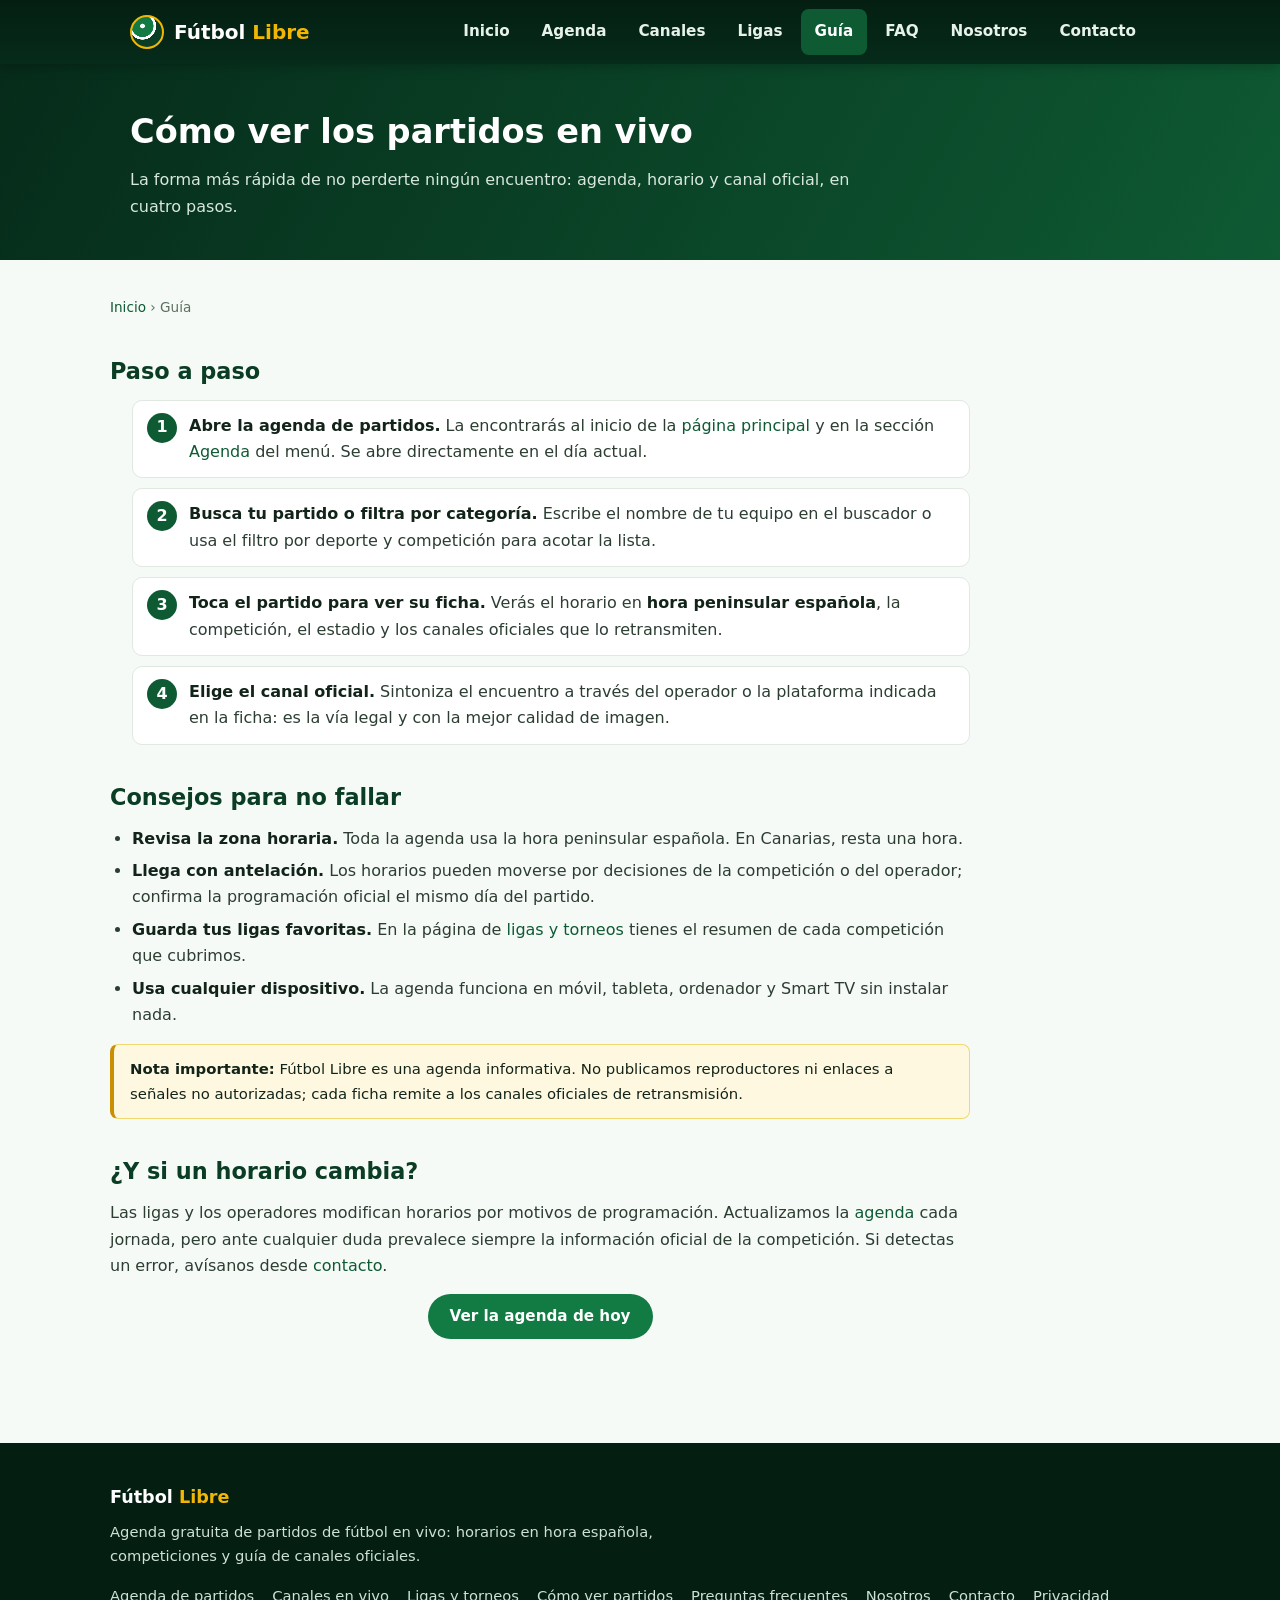
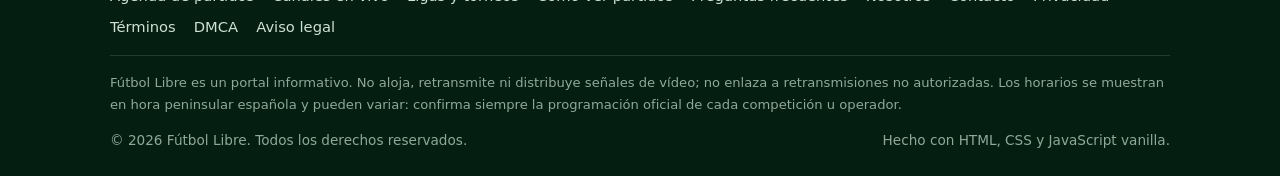
<file: guia.html>
<!DOCTYPE html>
<html lang="es">
<head>
<meta charset="UTF-8">
<meta name="viewport" content="width=device-width, initial-scale=1.0">
<title>Cómo ver los partidos en vivo: guía completa | Fútbol Libre</title>
<meta name="description" content="Guía paso a paso para no perderte ningún partido: consulta la agenda, comprueba el horario en hora española y elige el canal oficial que lo retransmite.">
<link rel="canonical" href="https://futbollibrelivetv.com/guia">
<meta name="robots" content="index, follow">
<meta property="og:type" content="website">
<meta property="og:title" content="Cómo ver los partidos en vivo: guía completa | Fútbol Libre">
<meta property="og:description" content="Paso a paso: agenda, horarios y canales oficiales para ver cada partido.">
<meta property="og:url" content="https://futbollibrelivetv.com/guia">
<meta property="og:locale" content="es_ES">
<meta property="og:site_name" content="Fútbol Libre">
<link rel="stylesheet" href="assets/css/style.css">
<script type="application/ld+json">
{
  "@context": "https://schema.org",
  "@type": "HowTo",
  "name": "Cómo ver los partidos en vivo con Fútbol Libre",
  "description": "Pasos para consultar la agenda de partidos y elegir el canal oficial que retransmite cada encuentro.",
  "inLanguage": "es-ES",
  "step": [
    {"@type": "HowToStep", "name": "Abre la agenda de partidos", "text": "Entra en la agenda de Fútbol Libre al inicio de la página principal o desde el menú."},
    {"@type": "HowToStep", "name": "Busca tu partido o filtra por competición", "text": "Usa el buscador por nombre de equipo o filtra por categoría para localizar el encuentro."},
    {"@type": "HowToStep", "name": "Toca el partido para ver su ficha", "text": "La ficha muestra el horario en hora peninsular española, la competición, el estadio y los canales oficiales."},
    {"@type": "HowToStep", "name": "Elige el canal oficial", "text": "Sintoniza el partido a través del operador o plataforma oficial indicada en la ficha."}
  ]
}
</script>
</head>
<body>
<a class="skip-link" href="#contenido">Saltar al contenido</a>
<header class="site-header">
  <div class="wrap header-inner">
    <a class="brand" href="/" aria-label="Fútbol Libre - inicio"><span class="brand-mark" aria-hidden="true"></span><span>Fútbol <em>Libre</em></span></a>
    <button class="nav-toggle" aria-expanded="false" aria-controls="main-nav" aria-label="Abrir menú">☰</button>
    <nav class="main-nav" id="main-nav" aria-label="Navegación principal">
      <a href="/">Inicio</a><a href="/agenda">Agenda</a><a href="/canales">Canales</a><a href="/ligas">Ligas</a><a href="/guia" aria-current="page">Guía</a><a href="/faq">FAQ</a><a href="/nosotros">Nosotros</a><a href="/contacto">Contacto</a>
    </nav>
  </div>
</header>
<main id="contenido">
  <div class="page-hero"><div class="wrap">
    <h1>Cómo ver los partidos en vivo</h1>
    <p>La forma más rápida de no perderte ningún encuentro: agenda, horario y canal oficial, en cuatro pasos.</p>
  </div></div>
  <div class="wrap page-body">
    <nav class="breadcrumbs" aria-label="Migas de pan"><a href="/">Inicio</a> › Guía</nav>
    <div class="prose">
      <h2>Paso a paso</h2>
      <ol class="steps">
        <li><strong>Abre la agenda de partidos.</strong> La encontrarás al inicio de la <a href="/">página principal</a> y en la sección <a href="/agenda">Agenda</a> del menú. Se abre directamente en el día actual.</li>
        <li><strong>Busca tu partido o filtra por categoría.</strong> Escribe el nombre de tu equipo en el buscador o usa el filtro por deporte y competición para acotar la lista.</li>
        <li><strong>Toca el partido para ver su ficha.</strong> Verás el horario en <strong>hora peninsular española</strong>, la competición, el estadio y los canales oficiales que lo retransmiten.</li>
        <li><strong>Elige el canal oficial.</strong> Sintoniza el encuentro a través del operador o la plataforma indicada en la ficha: es la vía legal y con la mejor calidad de imagen.</li>
      </ol>
      <h2>Consejos para no fallar</h2>
      <ul>
        <li><strong>Revisa la zona horaria.</strong> Toda la agenda usa la hora peninsular española. En Canarias, resta una hora.</li>
        <li><strong>Llega con antelación.</strong> Los horarios pueden moverse por decisiones de la competición o del operador; confirma la programación oficial el mismo día del partido.</li>
        <li><strong>Guarda tus ligas favoritas.</strong> En la página de <a href="/ligas">ligas y torneos</a> tienes el resumen de cada competición que cubrimos.</li>
        <li><strong>Usa cualquier dispositivo.</strong> La agenda funciona en móvil, tableta, ordenador y Smart TV sin instalar nada.</li>
      </ul>
      <div class="warn"><strong>Nota importante:</strong> Fútbol Libre es una agenda informativa. No publicamos reproductores ni enlaces a señales no autorizadas; cada ficha remite a los canales oficiales de retransmisión.</div>
      <h2>¿Y si un horario cambia?</h2>
      <p>Las ligas y los operadores modifican horarios por motivos de programación. Actualizamos la <a href="/agenda">agenda</a> cada jornada, pero ante cualquier duda prevalece siempre la información oficial de la competición. Si detectas un error, avísanos desde <a href="/contacto">contacto</a>.</p>
      <p class="center mt"><a class="btn" href="/agenda">Ver la agenda de hoy</a></p>
    </div>
  </div>
</main>
<footer class="site-footer">
  <div class="wrap footer-inner">
    <div class="footer-brand">Fútbol <em>Libre</em></div>
    <p style="font-size:.92rem;max-width:640px">Agenda gratuita de partidos de fútbol en vivo: horarios en hora española, competiciones y guía de canales oficiales.</p>
    <nav class="footer-links" aria-label="Enlaces de pie de página">
      <a href="/agenda">Agenda de partidos</a><a href="/canales">Canales en vivo</a><a href="/ligas">Ligas y torneos</a><a href="/guia">Cómo ver partidos</a><a href="/faq">Preguntas frecuentes</a><a href="/nosotros">Nosotros</a><a href="/contacto">Contacto</a><a href="/privacidad">Privacidad</a><a href="/terminos">Términos</a><a href="/dmca">DMCA</a><a href="/aviso-legal">Aviso legal</a>
    </nav>
    <p class="footer-disclaimer">Fútbol Libre es un portal informativo. No aloja, retransmite ni distribuye señales de vídeo; no enlaza a retransmisiones no autorizadas. Los horarios se muestran en hora peninsular española y pueden variar: confirma siempre la programación oficial de cada competición u operador.</p>
    <div class="footer-bottom"><span>© <span data-year>2026</span> Fútbol Libre. Todos los derechos reservados.</span><span>Hecho con HTML, CSS y JavaScript vanilla.</span></div>
  </div>
</footer>
<script src="assets/js/main.js"></script>
</body>
</html>
</file>
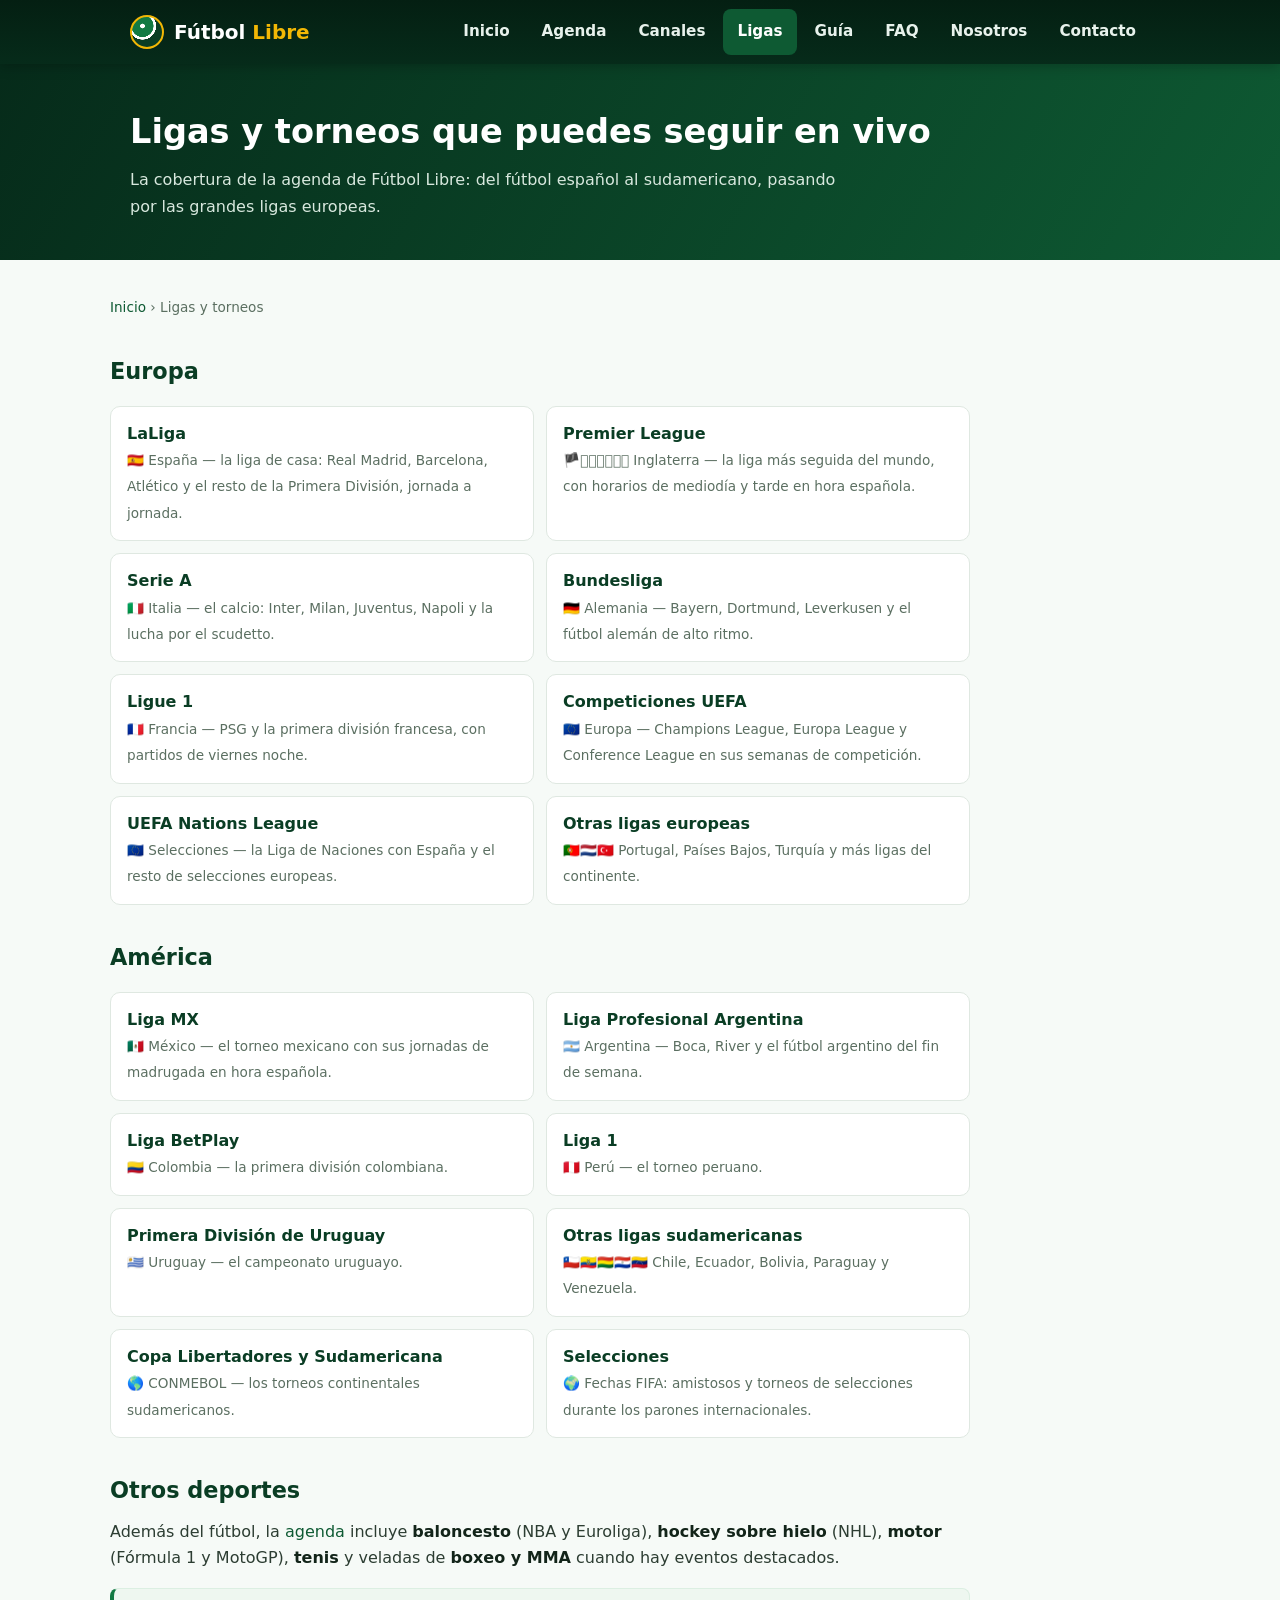
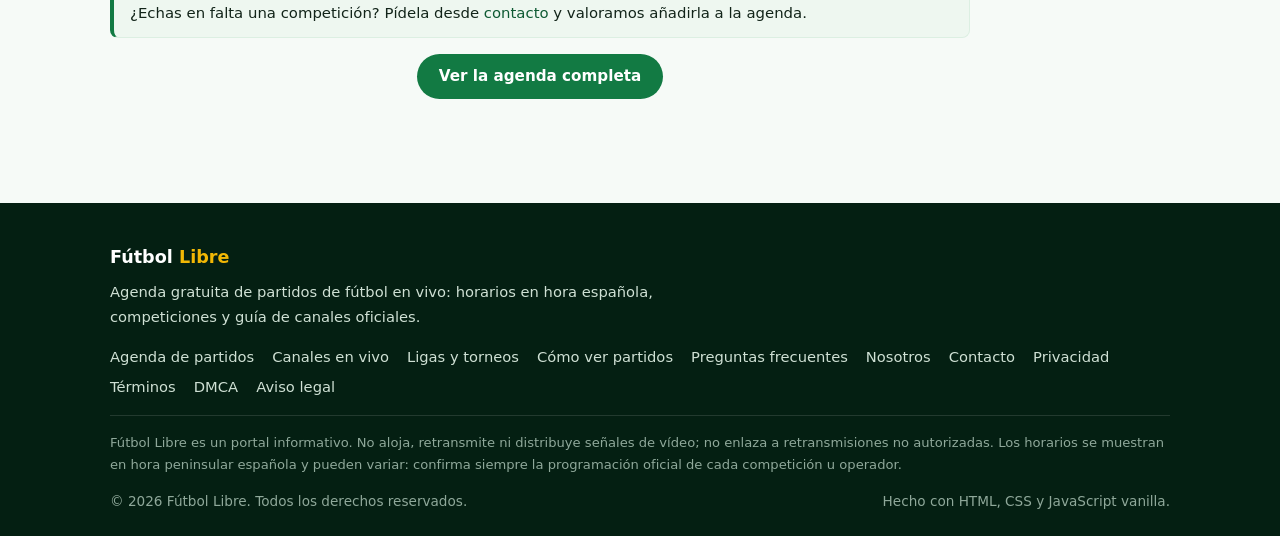
<file: ligas.html>
<!DOCTYPE html>
<html lang="es">
<head>
<meta charset="UTF-8">
<meta name="viewport" content="width=device-width, initial-scale=1.0">
<title>Ligas y torneos de fútbol en vivo | Fútbol Libre</title>
<meta name="description" content="Todas las ligas y torneos que cubre la agenda de Fútbol Libre: LaLiga, Premier League, Serie A, Bundesliga, Ligue 1, Liga MX, fútbol sudamericano y más.">
<link rel="canonical" href="https://futbollibrelivetv.com/ligas">
<meta name="robots" content="index, follow">
<meta property="og:type" content="website">
<meta property="og:title" content="Ligas y torneos de fútbol en vivo | Fútbol Libre">
<meta property="og:description" content="La cobertura de Fútbol Libre: ligas europeas, americanas y torneos internacionales.">
<meta property="og:url" content="https://futbollibrelivetv.com/ligas">
<meta property="og:locale" content="es_ES">
<meta property="og:site_name" content="Fútbol Libre">
<link rel="stylesheet" href="assets/css/style.css">
<script type="application/ld+json">
{"@context":"https://schema.org","@type":"WebPage","name":"Ligas y torneos de fútbol en vivo | Fútbol Libre","url":"https://futbollibrelivetv.com/ligas","inLanguage":"es-ES","isPartOf":{"@type":"WebSite","name":"Fútbol Libre","url":"https://futbollibrelivetv.com/"},"breadcrumb":{"@type":"BreadcrumbList","itemListElement":[{"@type":"ListItem","position":1,"name":"Inicio","item":"https://futbollibrelivetv.com/"},{"@type":"ListItem","position":2,"name":"Ligas y torneos","item":"https://futbollibrelivetv.com/ligas"}]}}
</script>
</head>
<body>
<a class="skip-link" href="#contenido">Saltar al contenido</a>
<header class="site-header">
  <div class="wrap header-inner">
    <a class="brand" href="/" aria-label="Fútbol Libre - inicio"><span class="brand-mark" aria-hidden="true"></span><span>Fútbol <em>Libre</em></span></a>
    <button class="nav-toggle" aria-expanded="false" aria-controls="main-nav" aria-label="Abrir menú">☰</button>
    <nav class="main-nav" id="main-nav" aria-label="Navegación principal">
      <a href="/">Inicio</a><a href="/agenda">Agenda</a><a href="/canales">Canales</a><a href="/ligas" aria-current="page">Ligas</a><a href="/guia">Guía</a><a href="/faq">FAQ</a><a href="/nosotros">Nosotros</a><a href="/contacto">Contacto</a>
    </nav>
  </div>
</header>
<main id="contenido">
  <div class="page-hero"><div class="wrap">
    <h1>Ligas y torneos que puedes seguir en vivo</h1>
    <p>La cobertura de la agenda de Fútbol Libre: del fútbol español al sudamericano, pasando por las grandes ligas europeas.</p>
  </div></div>
  <div class="wrap page-body">
    <nav class="breadcrumbs" aria-label="Migas de pan"><a href="/">Inicio</a> › Ligas y torneos</nav>
    <div class="prose">
      <h2>Europa</h2>
      <div class="league-grid">
        <div class="league-card"><strong>LaLiga</strong><span>🇪🇸 España — la liga de casa: Real Madrid, Barcelona, Atlético y el resto de la Primera División, jornada a jornada.</span></div>
        <div class="league-card"><strong>Premier League</strong><span>🏴󐁧󐁢󐁥󐁮󐁧󐁿 Inglaterra — la liga más seguida del mundo, con horarios de mediodía y tarde en hora española.</span></div>
        <div class="league-card"><strong>Serie A</strong><span>🇮🇹 Italia — el calcio: Inter, Milan, Juventus, Napoli y la lucha por el scudetto.</span></div>
        <div class="league-card"><strong>Bundesliga</strong><span>🇩🇪 Alemania — Bayern, Dortmund, Leverkusen y el fútbol alemán de alto ritmo.</span></div>
        <div class="league-card"><strong>Ligue 1</strong><span>🇫🇷 Francia — PSG y la primera división francesa, con partidos de viernes noche.</span></div>
        <div class="league-card"><strong>Competiciones UEFA</strong><span>🇪🇺 Europa — Champions League, Europa League y Conference League en sus semanas de competición.</span></div>
        <div class="league-card"><strong>UEFA Nations League</strong><span>🇪🇺 Selecciones — la Liga de Naciones con España y el resto de selecciones europeas.</span></div>
        <div class="league-card"><strong>Otras ligas europeas</strong><span>🇵🇹🇳🇱🇹🇷 Portugal, Países Bajos, Turquía y más ligas del continente.</span></div>
      </div>
      <h2>América</h2>
      <div class="league-grid">
        <div class="league-card"><strong>Liga MX</strong><span>🇲🇽 México — el torneo mexicano con sus jornadas de madrugada en hora española.</span></div>
        <div class="league-card"><strong>Liga Profesional Argentina</strong><span>🇦🇷 Argentina — Boca, River y el fútbol argentino del fin de semana.</span></div>
        <div class="league-card"><strong>Liga BetPlay</strong><span>🇨🇴 Colombia — la primera división colombiana.</span></div>
        <div class="league-card"><strong>Liga 1</strong><span>🇵🇪 Perú — el torneo peruano.</span></div>
        <div class="league-card"><strong>Primera División de Uruguay</strong><span>🇺🇾 Uruguay — el campeonato uruguayo.</span></div>
        <div class="league-card"><strong>Otras ligas sudamericanas</strong><span>🇨🇱🇪🇨🇧🇴🇵🇾🇻🇪 Chile, Ecuador, Bolivia, Paraguay y Venezuela.</span></div>
        <div class="league-card"><strong>Copa Libertadores y Sudamericana</strong><span>🌎 CONMEBOL — los torneos continentales sudamericanos.</span></div>
        <div class="league-card"><strong>Selecciones</strong><span>🌍 Fechas FIFA: amistosos y torneos de selecciones durante los parones internacionales.</span></div>
      </div>
      <h2>Otros deportes</h2>
      <p>Además del fútbol, la <a href="/agenda">agenda</a> incluye <strong>baloncesto</strong> (NBA y Euroliga), <strong>hockey sobre hielo</strong> (NHL), <strong>motor</strong> (Fórmula 1 y MotoGP), <strong>tenis</strong> y veladas de <strong>boxeo y MMA</strong> cuando hay eventos destacados.</p>
      <div class="notice">¿Echas en falta una competición? Pídela desde <a href="/contacto">contacto</a> y valoramos añadirla a la agenda.</div>
      <p class="center mt"><a class="btn" href="/agenda">Ver la agenda completa</a></p>
    </div>
  </div>
</main>
<footer class="site-footer">
  <div class="wrap footer-inner">
    <div class="footer-brand">Fútbol <em>Libre</em></div>
    <p style="font-size:.92rem;max-width:640px">Agenda gratuita de partidos de fútbol en vivo: horarios en hora española, competiciones y guía de canales oficiales.</p>
    <nav class="footer-links" aria-label="Enlaces de pie de página">
      <a href="/agenda">Agenda de partidos</a><a href="/canales">Canales en vivo</a><a href="/ligas">Ligas y torneos</a><a href="/guia">Cómo ver partidos</a><a href="/faq">Preguntas frecuentes</a><a href="/nosotros">Nosotros</a><a href="/contacto">Contacto</a><a href="/privacidad">Privacidad</a><a href="/terminos">Términos</a><a href="/dmca">DMCA</a><a href="/aviso-legal">Aviso legal</a>
    </nav>
    <p class="footer-disclaimer">Fútbol Libre es un portal informativo. No aloja, retransmite ni distribuye señales de vídeo; no enlaza a retransmisiones no autorizadas. Los horarios se muestran en hora peninsular española y pueden variar: confirma siempre la programación oficial de cada competición u operador.</p>
    <div class="footer-bottom"><span>© <span data-year>2026</span> Fútbol Libre. Todos los derechos reservados.</span><span>Hecho con HTML, CSS y JavaScript vanilla.</span></div>
  </div>
</footer>
<script src="assets/js/main.js"></script>
</body>
</html>
</file>
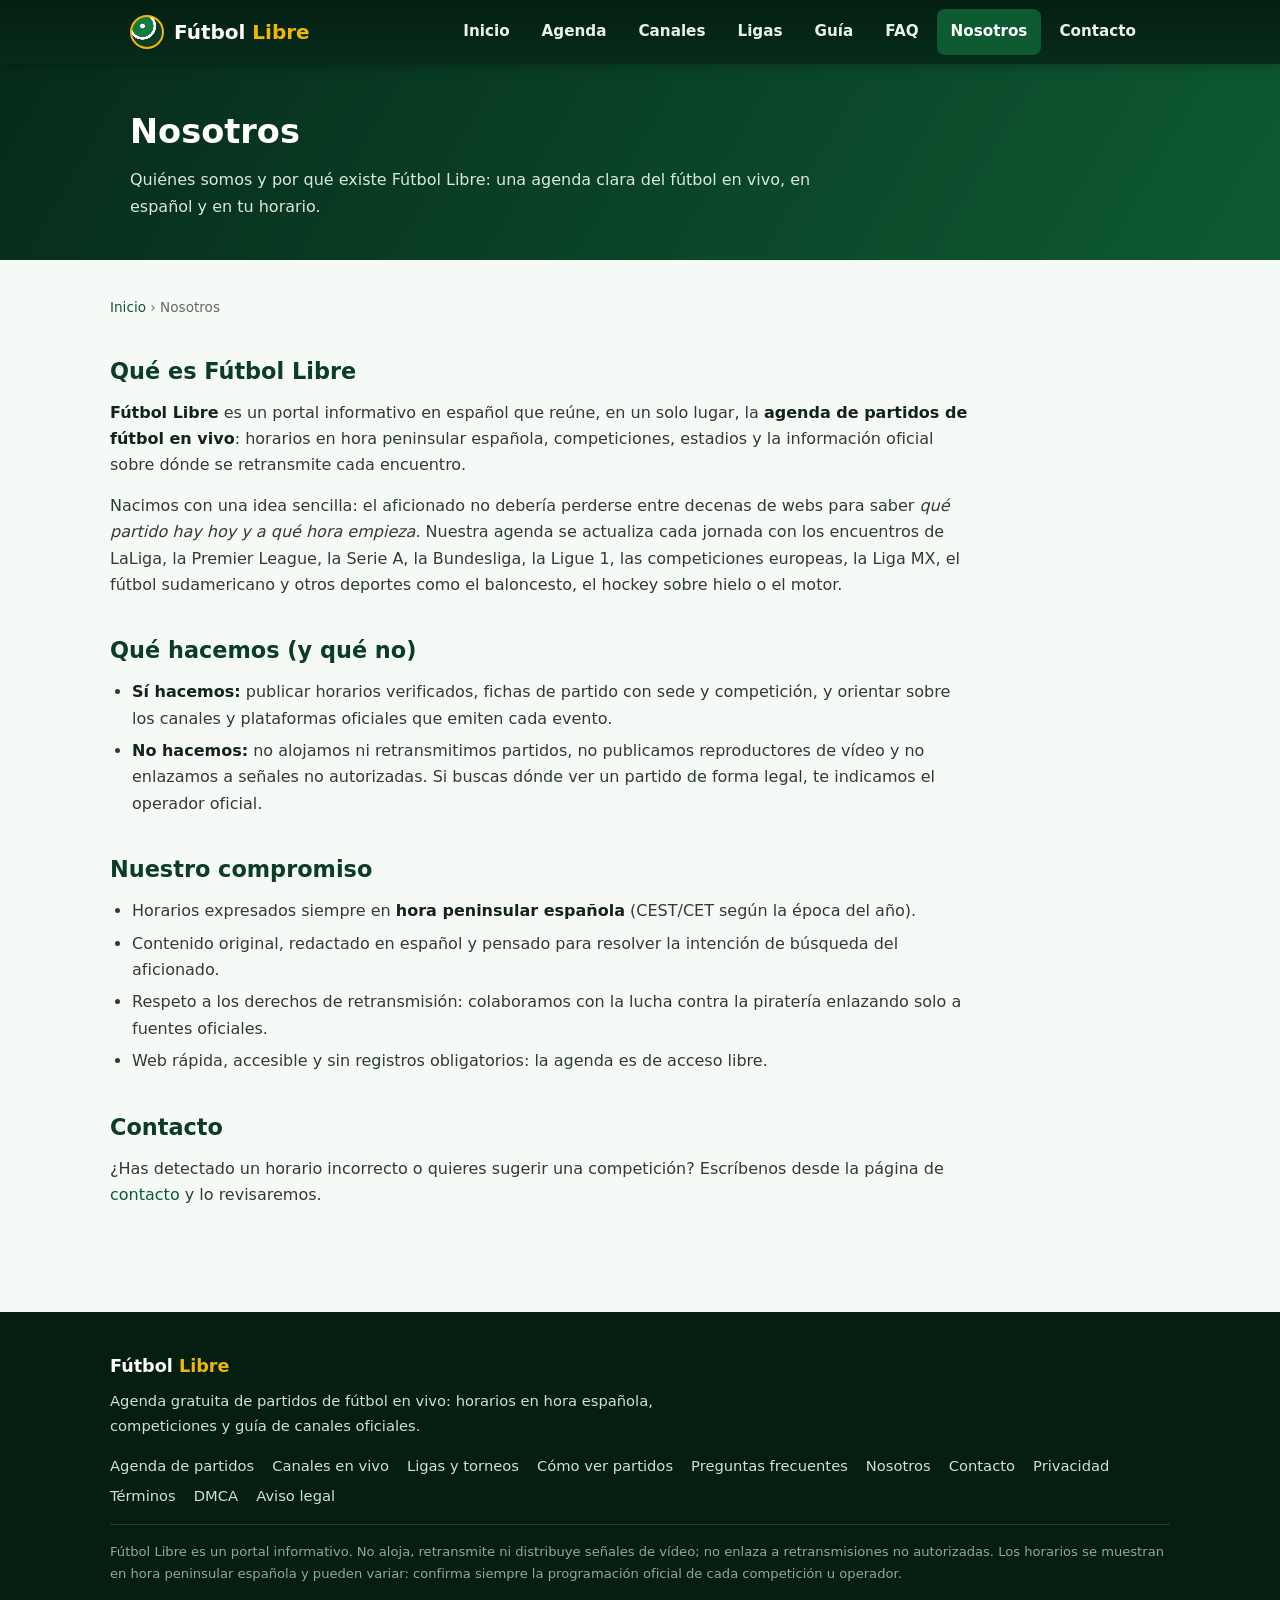
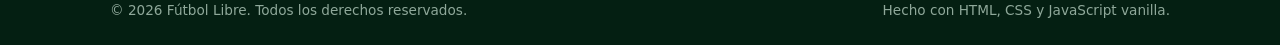
<file: nosotros.html>
<!DOCTYPE html>
<html lang="es">
<head>
<meta charset="UTF-8">
<meta name="viewport" content="width=device-width, initial-scale=1.0">
<title>Nosotros | Fútbol Libre</title>
<meta name="description" content="Conoce Fútbol Libre: la agenda gratuita de partidos de fútbol en vivo, horarios en hora peninsular española y guía de canales oficiales.">
<link rel="canonical" href="https://futbollibrelivetv.com/nosotros">
<meta name="robots" content="index, follow">
<meta property="og:type" content="website">
<meta property="og:title" content="Nosotros | Fútbol Libre">
<meta property="og:description" content="La agenda gratuita de partidos de fútbol en vivo: horarios, competiciones y canales oficiales.">
<meta property="og:url" content="https://futbollibrelivetv.com/nosotros">
<meta property="og:locale" content="es_ES">
<meta property="og:site_name" content="Fútbol Libre">
<link rel="stylesheet" href="assets/css/style.css">
<script type="application/ld+json">
{"@context":"https://schema.org","@type":"WebPage","name":"Nosotros | Fútbol Libre","url":"https://futbollibrelivetv.com/nosotros","inLanguage":"es-ES","isPartOf":{"@type":"WebSite","name":"Fútbol Libre","url":"https://futbollibrelivetv.com/"}}
</script>
</head>
<body>
<a class="skip-link" href="#contenido">Saltar al contenido</a>
<header class="site-header">
  <div class="wrap header-inner">
    <a class="brand" href="/" aria-label="Fútbol Libre - inicio"><span class="brand-mark" aria-hidden="true"></span><span>Fútbol <em>Libre</em></span></a>
    <button class="nav-toggle" aria-expanded="false" aria-controls="main-nav" aria-label="Abrir menú">☰</button>
    <nav class="main-nav" id="main-nav" aria-label="Navegación principal">
      <a href="/">Inicio</a><a href="/agenda">Agenda</a><a href="/canales">Canales</a><a href="/ligas">Ligas</a><a href="/guia">Guía</a><a href="/faq">FAQ</a><a href="/nosotros" aria-current="page">Nosotros</a><a href="/contacto">Contacto</a>
    </nav>
  </div>
</header>
<main id="contenido">
  <div class="page-hero"><div class="wrap">
    <h1>Nosotros</h1>
    <p>Quiénes somos y por qué existe Fútbol Libre: una agenda clara del fútbol en vivo, en español y en tu horario.</p>
  </div></div>
  <div class="wrap page-body">
    <nav class="breadcrumbs" aria-label="Migas de pan"><a href="/">Inicio</a> › Nosotros</nav>
    <div class="prose">
      <h2>Qué es Fútbol Libre</h2>
      <p><strong>Fútbol Libre</strong> es un portal informativo en español que reúne, en un solo lugar, la <strong>agenda de partidos de fútbol en vivo</strong>: horarios en hora peninsular española, competiciones, estadios y la información oficial sobre dónde se retransmite cada encuentro.</p>
      <p>Nacimos con una idea sencilla: el aficionado no debería perderse entre decenas de webs para saber <em>qué partido hay hoy y a qué hora empieza</em>. Nuestra agenda se actualiza cada jornada con los encuentros de LaLiga, la Premier League, la Serie A, la Bundesliga, la Ligue 1, las competiciones europeas, la Liga MX, el fútbol sudamericano y otros deportes como el baloncesto, el hockey sobre hielo o el motor.</p>
      <h2>Qué hacemos (y qué no)</h2>
      <ul>
        <li><strong>Sí hacemos:</strong> publicar horarios verificados, fichas de partido con sede y competición, y orientar sobre los canales y plataformas oficiales que emiten cada evento.</li>
        <li><strong>No hacemos:</strong> no alojamos ni retransmitimos partidos, no publicamos reproductores de vídeo y no enlazamos a señales no autorizadas. Si buscas dónde ver un partido de forma legal, te indicamos el operador oficial.</li>
      </ul>
      <h2>Nuestro compromiso</h2>
      <ul>
        <li>Horarios expresados siempre en <strong>hora peninsular española</strong> (CEST/CET según la época del año).</li>
        <li>Contenido original, redactado en español y pensado para resolver la intención de búsqueda del aficionado.</li>
        <li>Respeto a los derechos de retransmisión: colaboramos con la lucha contra la piratería enlazando solo a fuentes oficiales.</li>
        <li>Web rápida, accesible y sin registros obligatorios: la agenda es de acceso libre.</li>
      </ul>
      <h2>Contacto</h2>
      <p>¿Has detectado un horario incorrecto o quieres sugerir una competición? Escríbenos desde la página de <a href="/contacto">contacto</a> y lo revisaremos.</p>
    </div>
  </div>
</main>
<footer class="site-footer">
  <div class="wrap footer-inner">
    <div class="footer-brand">Fútbol <em>Libre</em></div>
    <p style="font-size:.92rem;max-width:640px">Agenda gratuita de partidos de fútbol en vivo: horarios en hora española, competiciones y guía de canales oficiales.</p>
    <nav class="footer-links" aria-label="Enlaces de pie de página">
      <a href="/agenda">Agenda de partidos</a><a href="/canales">Canales en vivo</a><a href="/ligas">Ligas y torneos</a><a href="/guia">Cómo ver partidos</a><a href="/faq">Preguntas frecuentes</a><a href="/nosotros">Nosotros</a><a href="/contacto">Contacto</a><a href="/privacidad">Privacidad</a><a href="/terminos">Términos</a><a href="/dmca">DMCA</a><a href="/aviso-legal">Aviso legal</a>
    </nav>
    <p class="footer-disclaimer">Fútbol Libre es un portal informativo. No aloja, retransmite ni distribuye señales de vídeo; no enlaza a retransmisiones no autorizadas. Los horarios se muestran en hora peninsular española y pueden variar: confirma siempre la programación oficial de cada competición u operador.</p>
    <div class="footer-bottom"><span>© <span data-year>2026</span> Fútbol Libre. Todos los derechos reservados.</span><span>Hecho con HTML, CSS y JavaScript vanilla.</span></div>
  </div>
</footer>
<script src="assets/js/main.js"></script>
</body>
</html>
</file>
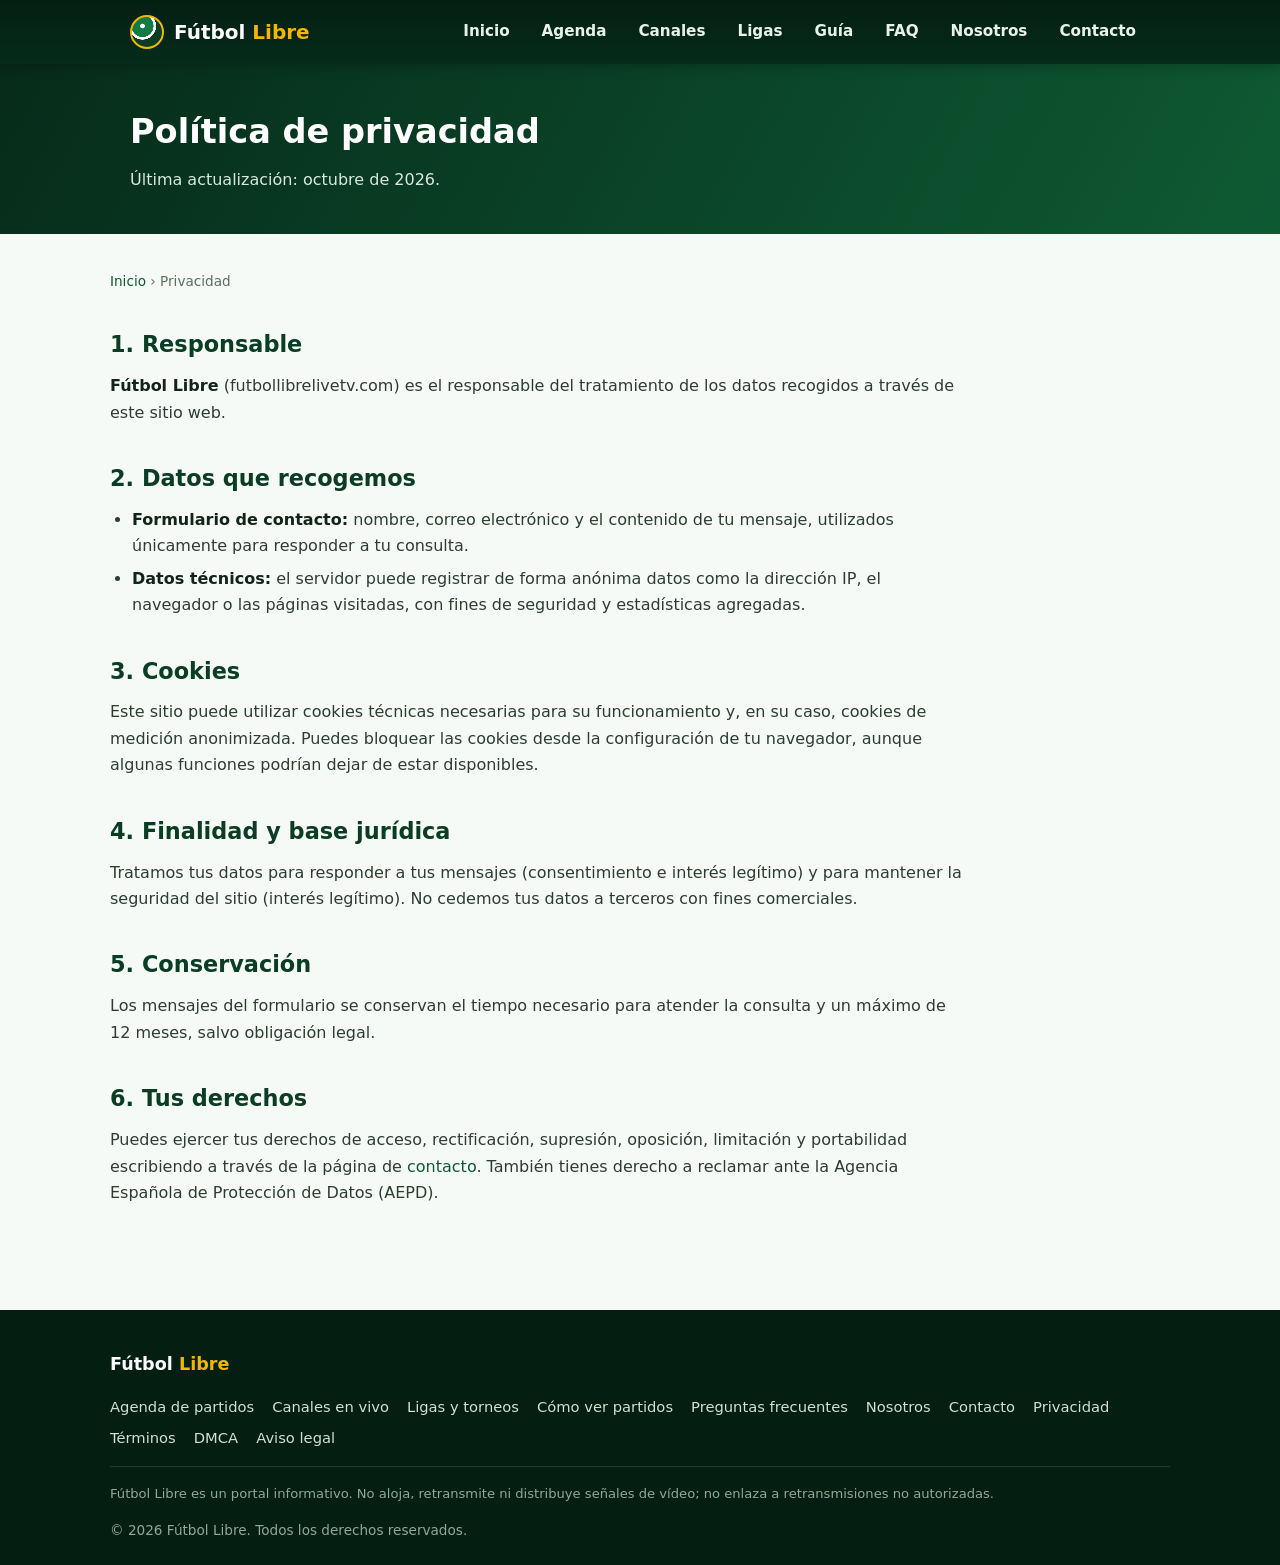
<file: privacidad.html>
<!DOCTYPE html>
<html lang="es">
<head>
<meta charset="UTF-8">
<meta name="viewport" content="width=device-width, initial-scale=1.0">
<title>Política de privacidad | Fútbol Libre</title>
<meta name="description" content="Política de privacidad de Fútbol Libre: qué datos recogemos, cookies y tus derechos.">
<link rel="canonical" href="https://futbollibrelivetv.com/privacidad">
<meta name="robots" content="index, follow">
<meta property="og:title" content="Política de privacidad | Fútbol Libre">
<meta property="og:url" content="https://futbollibrelivetv.com/privacidad">
<meta property="og:locale" content="es_ES">
<link rel="stylesheet" href="assets/css/style.css">
</head>
<body>
<a class="skip-link" href="#contenido">Saltar al contenido</a>
<header class="site-header">
  <div class="wrap header-inner">
    <a class="brand" href="/" aria-label="Fútbol Libre - inicio"><span class="brand-mark" aria-hidden="true"></span><span>Fútbol <em>Libre</em></span></a>
    <button class="nav-toggle" aria-expanded="false" aria-controls="main-nav" aria-label="Abrir menú">☰</button>
    <nav class="main-nav" id="main-nav" aria-label="Navegación principal">
      <a href="/">Inicio</a><a href="/agenda">Agenda</a><a href="/canales">Canales</a><a href="/ligas">Ligas</a><a href="/guia">Guía</a><a href="/faq">FAQ</a><a href="/nosotros">Nosotros</a><a href="/contacto">Contacto</a>
    </nav>
  </div>
</header>
<main id="contenido">
  <div class="page-hero"><div class="wrap"><h1>Política de privacidad</h1><p>Última actualización: octubre de 2026.</p></div></div>
  <div class="wrap page-body">
    <nav class="breadcrumbs" aria-label="Migas de pan"><a href="/">Inicio</a> › Privacidad</nav>
    <div class="prose">
      <h2>1. Responsable</h2>
      <p><strong>Fútbol Libre</strong> (futbollibrelivetv.com) es el responsable del tratamiento de los datos recogidos a través de este sitio web.</p>
      <h2>2. Datos que recogemos</h2>
      <ul>
        <li><strong>Formulario de contacto:</strong> nombre, correo electrónico y el contenido de tu mensaje, utilizados únicamente para responder a tu consulta.</li>
        <li><strong>Datos técnicos:</strong> el servidor puede registrar de forma anónima datos como la dirección IP, el navegador o las páginas visitadas, con fines de seguridad y estadísticas agregadas.</li>
      </ul>
      <h2>3. Cookies</h2>
      <p>Este sitio puede utilizar cookies técnicas necesarias para su funcionamiento y, en su caso, cookies de medición anonimizada. Puedes bloquear las cookies desde la configuración de tu navegador, aunque algunas funciones podrían dejar de estar disponibles.</p>
      <h2>4. Finalidad y base jurídica</h2>
      <p>Tratamos tus datos para responder a tus mensajes (consentimiento e interés legítimo) y para mantener la seguridad del sitio (interés legítimo). No cedemos tus datos a terceros con fines comerciales.</p>
      <h2>5. Conservación</h2>
      <p>Los mensajes del formulario se conservan el tiempo necesario para atender la consulta y un máximo de 12 meses, salvo obligación legal.</p>
      <h2>6. Tus derechos</h2>
      <p>Puedes ejercer tus derechos de acceso, rectificación, supresión, oposición, limitación y portabilidad escribiendo a través de la página de <a href="/contacto">contacto</a>. También tienes derecho a reclamar ante la Agencia Española de Protección de Datos (AEPD).</p>
    </div>
  </div>
</main>
<footer class="site-footer">
  <div class="wrap footer-inner">
    <div class="footer-brand">Fútbol <em>Libre</em></div>
    <nav class="footer-links" aria-label="Enlaces de pie de página">
      <a href="/agenda">Agenda de partidos</a><a href="/canales">Canales en vivo</a><a href="/ligas">Ligas y torneos</a><a href="/guia">Cómo ver partidos</a><a href="/faq">Preguntas frecuentes</a><a href="/nosotros">Nosotros</a><a href="/contacto">Contacto</a><a href="/privacidad">Privacidad</a><a href="/terminos">Términos</a><a href="/dmca">DMCA</a><a href="/aviso-legal">Aviso legal</a>
    </nav>
    <p class="footer-disclaimer">Fútbol Libre es un portal informativo. No aloja, retransmite ni distribuye señales de vídeo; no enlaza a retransmisiones no autorizadas.</p>
    <div class="footer-bottom"><span>© <span data-year>2026</span> Fútbol Libre. Todos los derechos reservados.</span></div>
  </div>
</footer>
<script src="assets/js/main.js"></script>
</body>
</html>
</file>
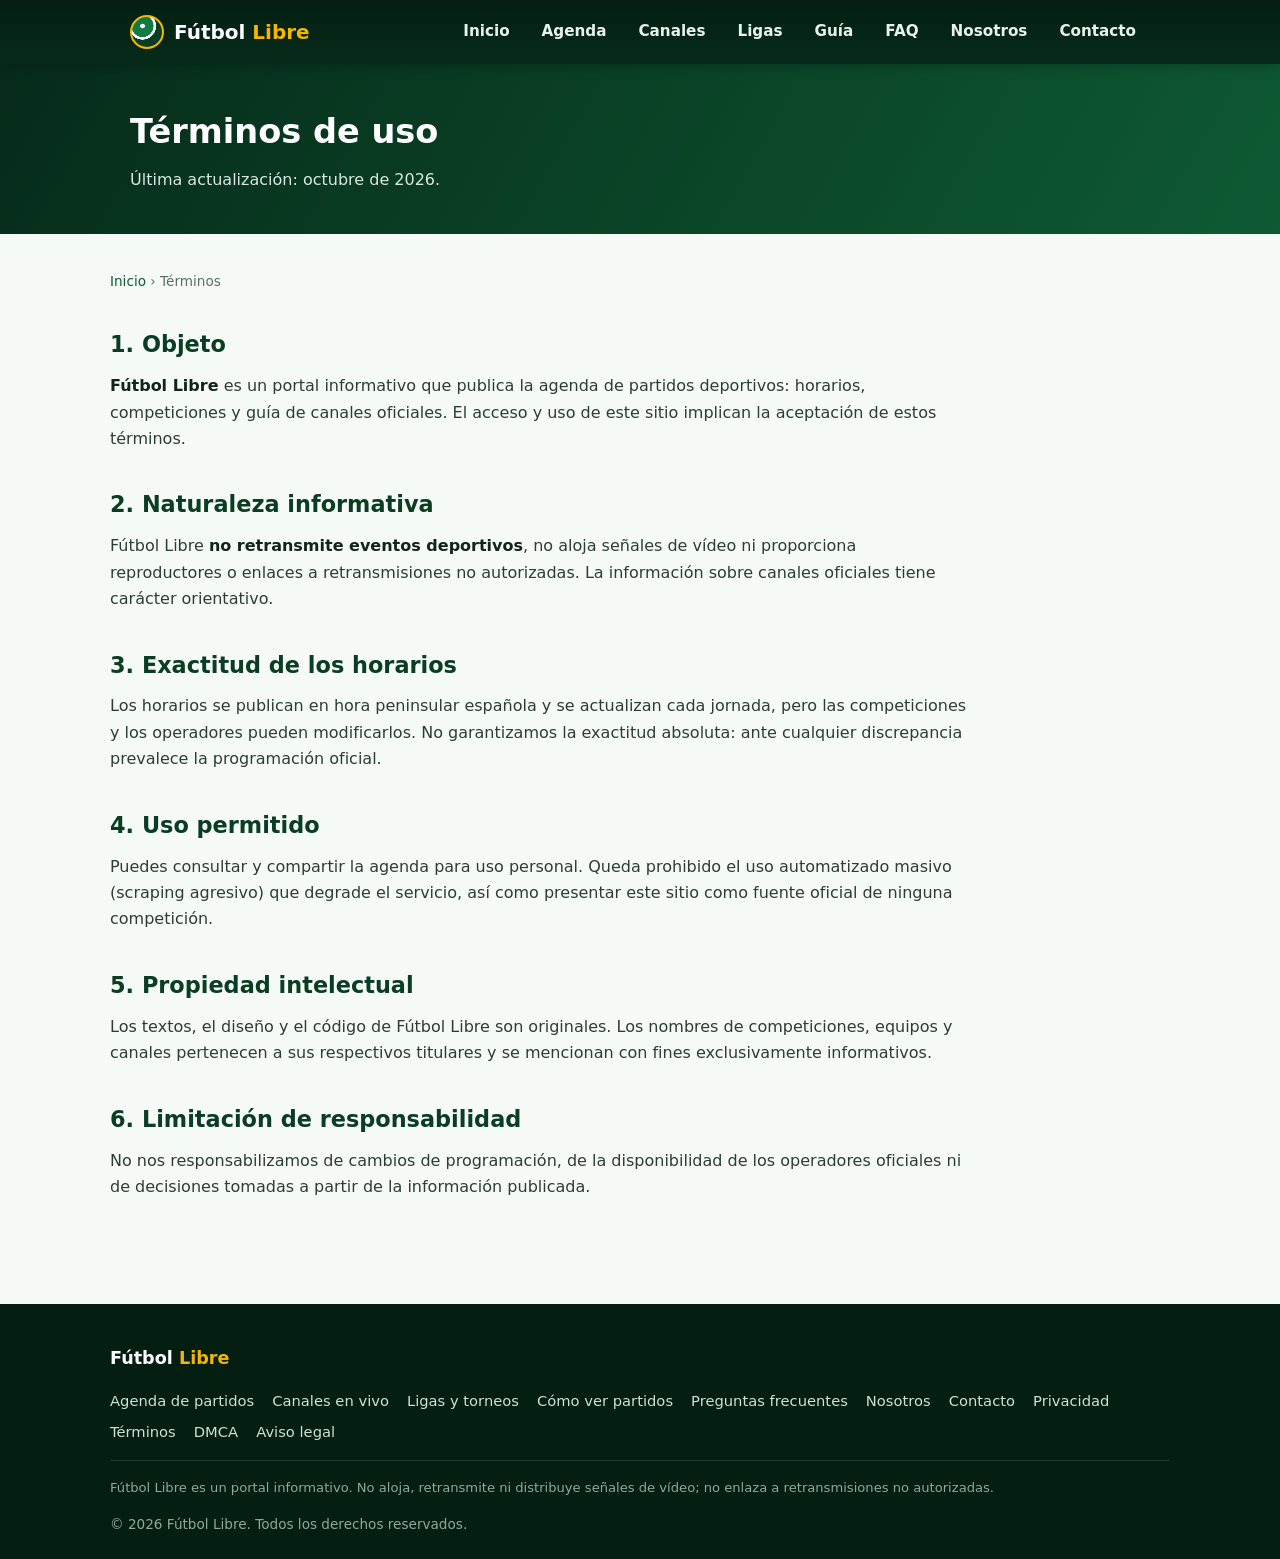
<file: terminos.html>
<!DOCTYPE html>
<html lang="es">
<head>
<meta charset="UTF-8">
<meta name="viewport" content="width=device-width, initial-scale=1.0">
<title>Términos de uso | Fútbol Libre</title>
<meta name="description" content="Términos de uso de Fútbol Libre: condiciones de acceso a la agenda de partidos y limitaciones de responsabilidad.">
<link rel="canonical" href="https://futbollibrelivetv.com/terminos">
<meta name="robots" content="index, follow">
<meta property="og:title" content="Términos de uso | Fútbol Libre">
<meta property="og:url" content="https://futbollibrelivetv.com/terminos">
<meta property="og:locale" content="es_ES">
<link rel="stylesheet" href="assets/css/style.css">
</head>
<body>
<a class="skip-link" href="#contenido">Saltar al contenido</a>
<header class="site-header">
  <div class="wrap header-inner">
    <a class="brand" href="/" aria-label="Fútbol Libre - inicio"><span class="brand-mark" aria-hidden="true"></span><span>Fútbol <em>Libre</em></span></a>
    <button class="nav-toggle" aria-expanded="false" aria-controls="main-nav" aria-label="Abrir menú">☰</button>
    <nav class="main-nav" id="main-nav" aria-label="Navegación principal">
      <a href="/">Inicio</a><a href="/agenda">Agenda</a><a href="/canales">Canales</a><a href="/ligas">Ligas</a><a href="/guia">Guía</a><a href="/faq">FAQ</a><a href="/nosotros">Nosotros</a><a href="/contacto">Contacto</a>
    </nav>
  </div>
</header>
<main id="contenido">
  <div class="page-hero"><div class="wrap"><h1>Términos de uso</h1><p>Última actualización: octubre de 2026.</p></div></div>
  <div class="wrap page-body">
    <nav class="breadcrumbs" aria-label="Migas de pan"><a href="/">Inicio</a> › Términos</nav>
    <div class="prose">
      <h2>1. Objeto</h2>
      <p><strong>Fútbol Libre</strong> es un portal informativo que publica la agenda de partidos deportivos: horarios, competiciones y guía de canales oficiales. El acceso y uso de este sitio implican la aceptación de estos términos.</p>
      <h2>2. Naturaleza informativa</h2>
      <p>Fútbol Libre <strong>no retransmite eventos deportivos</strong>, no aloja señales de vídeo ni proporciona reproductores o enlaces a retransmisiones no autorizadas. La información sobre canales oficiales tiene carácter orientativo.</p>
      <h2>3. Exactitud de los horarios</h2>
      <p>Los horarios se publican en hora peninsular española y se actualizan cada jornada, pero las competiciones y los operadores pueden modificarlos. No garantizamos la exactitud absoluta: ante cualquier discrepancia prevalece la programación oficial.</p>
      <h2>4. Uso permitido</h2>
      <p>Puedes consultar y compartir la agenda para uso personal. Queda prohibido el uso automatizado masivo (scraping agresivo) que degrade el servicio, así como presentar este sitio como fuente oficial de ninguna competición.</p>
      <h2>5. Propiedad intelectual</h2>
      <p>Los textos, el diseño y el código de Fútbol Libre son originales. Los nombres de competiciones, equipos y canales pertenecen a sus respectivos titulares y se mencionan con fines exclusivamente informativos.</p>
      <h2>6. Limitación de responsabilidad</h2>
      <p>No nos responsabilizamos de cambios de programación, de la disponibilidad de los operadores oficiales ni de decisiones tomadas a partir de la información publicada.</p>
    </div>
  </div>
</main>
<footer class="site-footer">
  <div class="wrap footer-inner">
    <div class="footer-brand">Fútbol <em>Libre</em></div>
    <nav class="footer-links" aria-label="Enlaces de pie de página">
      <a href="/agenda">Agenda de partidos</a><a href="/canales">Canales en vivo</a><a href="/ligas">Ligas y torneos</a><a href="/guia">Cómo ver partidos</a><a href="/faq">Preguntas frecuentes</a><a href="/nosotros">Nosotros</a><a href="/contacto">Contacto</a><a href="/privacidad">Privacidad</a><a href="/terminos">Términos</a><a href="/dmca">DMCA</a><a href="/aviso-legal">Aviso legal</a>
    </nav>
    <p class="footer-disclaimer">Fútbol Libre es un portal informativo. No aloja, retransmite ni distribuye señales de vídeo; no enlaza a retransmisiones no autorizadas.</p>
    <div class="footer-bottom"><span>© <span data-year>2026</span> Fútbol Libre. Todos los derechos reservados.</span></div>
  </div>
</footer>
<script src="assets/js/main.js"></script>
</body>
</html>
</file>
<file: assets/css/style.css>
/* ============================================================
   FÚTBOL LIBRE — Design System (original implementation)
   Deep forest green + amber on ivory. Pure CSS, no frameworks.
   ============================================================ */
:root{
  --green-950:#041f12;
  --green-900:#062b1a;
  --green-800:#0a3d24;
  --green-700:#0e5a33;
  --green-600:#127a43;
  --green-500:#1a8f52;
  --green-100:#dcefe2;
  --green-50:#eef7f0;
  --amber:#f2b705;
  --amber-dark:#c98f00;
  --ink:#122419;
  --muted:#5b6f61;
  --line:#dfe8e1;
  --bg:#f6faf7;
  --card:#ffffff;
  --radius:12px;
  --shadow:0 2px 10px rgba(6,43,26,.08);
  --shadow-lg:0 8px 28px rgba(6,43,26,.14);
  --font:"Segoe UI",system-ui,-apple-system,Roboto,"Helvetica Neue",Arial,sans-serif;
  --max:1060px;
}
*{box-sizing:border-box;margin:0;padding:0}
html{scroll-behavior:smooth}
body{
  font-family:var(--font);
  color:var(--ink);
  background:var(--bg);
  line-height:1.65;
  font-size:16px;
  -webkit-font-smoothing:antialiased;
}
img{max-width:100%;height:auto;display:block}
a{color:var(--green-700);text-decoration:none}
a:hover{text-decoration:underline}
.wrap{max-width:var(--max);margin:0 auto;padding:0 20px}

/* ---------- Header ---------- */
.site-header{
  background:linear-gradient(180deg,var(--green-950),var(--green-900));
  color:#fff;
  position:sticky;top:0;z-index:50;
  box-shadow:0 2px 12px rgba(0,0,0,.25);
}
.header-inner{display:flex;align-items:center;justify-content:space-between;height:64px}
.brand{display:flex;align-items:center;gap:10px;color:#fff;font-weight:800;font-size:1.25rem}
.brand:hover{text-decoration:none}
.brand-mark{
  width:34px;height:34px;border-radius:50%;
  background:radial-gradient(circle at 35% 30%,#fff 8%,var(--green-600) 9%,var(--green-600) 38%,#fff 39%,#fff 47%,var(--green-800) 48%);
  border:2px solid var(--amber);
  flex:0 0 auto;
}
.brand em{font-style:normal;color:var(--amber)}
.main-nav{display:flex;gap:4px}
.main-nav a{
  color:#e8f2ec;padding:10px 14px;border-radius:8px;font-weight:600;font-size:.95rem;
}
.main-nav a:hover{background:rgba(255,255,255,.1);text-decoration:none;color:#fff}
.main-nav a[aria-current="page"]{background:var(--green-700);color:#fff}
.nav-toggle{
  display:none;background:none;border:0;color:#fff;font-size:1.7rem;cursor:pointer;padding:8px;
}
@media(max-width:760px){
  .nav-toggle{display:block}
  .main-nav{
    display:none;position:absolute;top:64px;left:0;right:0;
    background:var(--green-950);flex-direction:column;padding:10px 16px 16px;
    border-top:1px solid rgba(255,255,255,.12);
  }
  .main-nav.open{display:flex}
  .main-nav a{padding:12px 10px}
}

/* ---------- Hero ---------- */
.hero{text-align:center;padding:44px 0 8px}
.hero h1{
  font-size:clamp(1.7rem,4.5vw,2.5rem);
  color:var(--green-800);font-weight:800;letter-spacing:-.01em;margin-bottom:12px;
}
.hero .lede{max-width:760px;margin:0 auto;color:var(--muted);font-size:1.05rem}
.hero .lede a{font-weight:600}

/* ---------- Agenda panel ---------- */
.agenda{margin:26px 0 8px}
.agenda-bar{
  background:linear-gradient(90deg,var(--green-800),var(--green-600));
  color:#fff;font-weight:700;text-align:center;
  padding:12px;border-radius:var(--radius) var(--radius) 0 0;
  font-size:1.05rem;letter-spacing:.02em;
}
.agenda-body{background:var(--card);border:1px solid var(--line);border-top:0;border-radius:0 0 var(--radius) var(--radius);box-shadow:var(--shadow);padding:18px}
.agenda-tools{display:flex;gap:12px;flex-wrap:wrap;margin-bottom:6px}
.agenda-tools input[type="search"],.agenda-tools select{
  flex:1 1 220px;padding:11px 14px;border:1px solid var(--line);border-radius:8px;
  font-size:.95rem;font-family:inherit;background:#fff;color:var(--ink);
}
.agenda-tools input:focus,.agenda-tools select:focus{outline:2px solid var(--green-500);border-color:var(--green-500)}
.day-tabs{display:flex;gap:8px;margin:12px 0;flex-wrap:wrap}
.day-tab{
  border:1px solid var(--line);background:#fff;color:var(--green-800);
  padding:9px 16px;border-radius:999px;font-weight:700;font-size:.9rem;cursor:pointer;
}
.day-tab:hover{border-color:var(--green-600)}
.day-tab.active{background:var(--green-700);border-color:var(--green-700);color:#fff}
.agenda-status{min-height:1.5em;margin:8px 0;color:var(--muted);font-size:.84rem;text-align:center}
.agenda-status.is-error{color:#a21b1b}
.match-list{list-style:none}
.match-row{
  width:100%;display:flex;align-items:center;gap:12px;text-align:left;
  background:#fff;border:1px solid var(--line);border-radius:10px;
  padding:10px 14px;margin-bottom:8px;cursor:pointer;font-family:inherit;font-size:.95rem;
  transition:box-shadow .15s,border-color .15s;
}
.match-row:hover{border-color:var(--green-500);box-shadow:var(--shadow)}
.match-row:focus-visible{outline:2px solid var(--green-600);outline-offset:2px}
.match-time{font-weight:800;color:var(--green-800);min-width:64px;font-size:.85rem;line-height:1.25}
.match-flag{font-size:1.35rem;line-height:1;flex:0 0 auto}
.match-title{flex:1;min-width:0}
.match-title strong{font-weight:700;display:block;white-space:nowrap;overflow:hidden;text-overflow:ellipsis}
.match-title span{color:var(--muted);font-size:.82rem}
.match-chev{color:var(--muted);font-size:1.1rem;flex:0 0 auto}
.match-live{
  background:#c81e1e;color:#fff;font-size:.72rem;font-weight:800;border-radius:6px;
  padding:3px 8px;flex:0 0 auto;letter-spacing:.05em;
}
.agenda-empty{padding:26px;text-align:center;color:var(--muted)}
.agenda-note{font-size:.82rem;color:var(--muted);margin-top:10px;text-align:center}

/* ---------- Modal ---------- */
.modal-backdrop{
  position:fixed;inset:0;background:rgba(4,31,18,.6);z-index:100;
  display:none;align-items:flex-start;justify-content:center;padding:7vh 16px;overflow:auto;
}
.modal-backdrop.open{display:flex}
.modal{
  background:#fff;border-radius:14px;max-width:520px;width:100%;
  box-shadow:var(--shadow-lg);overflow:hidden;
}
.modal-head{background:linear-gradient(90deg,var(--green-800),var(--green-600));color:#fff;padding:16px 20px;display:flex;justify-content:space-between;align-items:center}
.modal-head h3{font-size:1.05rem;margin:0}
.modal-close{background:rgba(255,255,255,.15);border:0;color:#fff;font-size:1.2rem;cursor:pointer;border-radius:8px;width:34px;height:34px}
.modal-close:hover{background:rgba(255,255,255,.3)}
.modal-body{padding:20px}
.modal-vs{display:flex;align-items:center;justify-content:space-between;gap:10px;text-align:center;margin-bottom:14px}
.modal-vs .team{flex:1;font-weight:800;font-size:1.05rem}
.modal-vs .vs{background:var(--green-50);color:var(--green-800);font-weight:800;border-radius:50%;width:44px;height:44px;display:flex;align-items:center;justify-content:center;flex:0 0 auto}
.kv{display:grid;grid-template-columns:130px 1fr;gap:8px 12px;font-size:.93rem;margin-bottom:14px}
.kv dt{color:var(--muted);font-weight:600}
.kv dd{margin:0;font-weight:600}
.modal-disclaimer{background:#fff8e1;border:1px solid #f0d970;border-radius:8px;padding:10px 14px;font-size:.85rem;color:#6b5a00}

/* ---------- Community CTA ---------- */
.community{display:grid;grid-template-columns:1fr 1fr;gap:14px;margin:22px 0}
@media(max-width:640px){.community{grid-template-columns:1fr}}
.cta-card{
  display:flex;align-items:center;justify-content:center;gap:10px;
  padding:16px;border-radius:12px;color:#fff;font-weight:700;font-size:1rem;
  box-shadow:var(--shadow);transition:transform .15s;
}
.cta-card:hover{text-decoration:none;transform:translateY(-2px)}
.cta-discord{background:#4a5fc1}
.cta-telegram{background:#1d9bd7}

/* ---------- Channel grid ---------- */
.section{margin:44px 0}
.section h2{color:var(--green-800);font-size:1.45rem;margin-bottom:6px;font-weight:800}
.section .sub{color:var(--muted);margin-bottom:18px}
.channel-grid{display:grid;grid-template-columns:repeat(4,1fr);gap:16px}
@media(max-width:900px){.channel-grid{grid-template-columns:repeat(3,1fr)}}
@media(max-width:640px){.channel-grid{grid-template-columns:repeat(2,1fr)}}
.channel-card{
  background:var(--card);border:1px solid var(--line);border-radius:var(--radius);
  box-shadow:var(--shadow);padding:18px 14px;text-align:center;
  display:flex;flex-direction:column;gap:8px;align-items:center;
}
.channel-logo{
  height:84px;display:flex;align-items:center;justify-content:center;width:100%;
  border:1px solid var(--line);border-radius:8px;background:#fbfdfb;padding:10px;
  font-weight:900;font-size:1.05rem;color:var(--green-800);letter-spacing:.02em;text-align:center;
}
.channel-card h3{font-size:1rem;margin:0}
.channel-card p{font-size:.85rem;color:var(--muted);margin:0}
.btn{
  display:inline-block;background:var(--green-600);color:#fff;font-weight:700;
  padding:10px 22px;border-radius:999px;border:0;cursor:pointer;font-size:.95rem;font-family:inherit;
}
.btn:hover{background:var(--green-700);text-decoration:none;color:#fff}
.btn-amber{background:var(--amber);color:var(--green-950)}
.btn-amber:hover{background:var(--amber-dark);color:#fff}

/* ---------- Content typography ---------- */
.prose{max-width:860px}
.prose h2{color:var(--green-800);font-size:1.4rem;margin:34px 0 10px;font-weight:800}
.prose h3{color:var(--green-700);font-size:1.1rem;margin:22px 0 8px}
.prose p{margin:0 0 14px;color:#2c3d32}
.prose ul,.prose ol{margin:0 0 16px 22px;color:#2c3d32}
.prose li{margin-bottom:6px}
.prose strong{color:var(--ink)}

/* ---------- League grid ---------- */
.league-grid{display:grid;grid-template-columns:1fr 1fr;gap:12px;margin:16px 0}
@media(max-width:640px){.league-grid{grid-template-columns:1fr}}
.league-card{border:1px solid var(--line);border-radius:10px;padding:14px 16px;background:#fff}
.league-card strong{display:block;color:var(--green-800)}
.league-card span{font-size:.85rem;color:var(--muted)}

/* ---------- FAQ accordion ---------- */
.faq{max-width:860px}
.faq-item{border:1px solid var(--line);border-radius:10px;margin-bottom:10px;background:#fff;overflow:hidden}
.faq-q{
  width:100%;background:none;border:0;text-align:left;font-family:inherit;
  padding:15px 18px;font-weight:700;font-size:.98rem;color:var(--ink);cursor:pointer;
  display:flex;justify-content:space-between;align-items:center;gap:12px;
}
.faq-q:hover{color:var(--green-700)}
.faq-q .icon{color:var(--green-600);font-weight:900;flex:0 0 auto;transition:transform .2s}
.faq-item.open .faq-q .icon{transform:rotate(45deg)}
.faq-a{max-height:0;overflow:hidden;transition:max-height .25s ease}
.faq-a-inner{padding:0 18px 16px;color:#2c3d32;font-size:.95rem}
.faq-a-inner p{margin:0 0 10px}

/* ---------- Footer ---------- */
.site-footer{background:var(--green-950);color:#cfe0d4;margin-top:60px}
.footer-inner{padding:40px 0 20px}
.footer-brand{color:#fff;font-weight:800;font-size:1.1rem;margin-bottom:8px}
.footer-brand em{font-style:normal;color:var(--amber)}
.footer-links{display:flex;flex-wrap:wrap;gap:6px 18px;margin:16px 0;font-size:.92rem}
.footer-links a{color:#cfe0d4}
.footer-links a:hover{color:#fff}
.footer-disclaimer{font-size:.82rem;color:#8fa89a;border-top:1px solid rgba(255,255,255,.12);padding-top:16px;margin-top:16px}
.footer-bottom{display:flex;justify-content:space-between;flex-wrap:wrap;gap:8px;font-size:.85rem;color:#8fa89a;padding:14px 0 4px}

/* ---------- Page hero (inner pages) ---------- */
.page-hero{background:linear-gradient(120deg,var(--green-900),var(--green-700));color:#fff;padding:40px 0;margin-bottom:8px}
.page-hero h1{font-size:clamp(1.5rem,4vw,2.1rem);font-weight:800;margin-bottom:8px}
.page-hero p{color:#d8e8de;max-width:720px;margin:0}
.breadcrumbs{font-size:.85rem;color:var(--muted);margin:18px 0 0}
.breadcrumbs a{color:var(--green-700)}
.page-body{padding:10px 0 30px}

/* ---------- Forms ---------- */
.form-card{background:#fff;border:1px solid var(--line);border-radius:var(--radius);box-shadow:var(--shadow);padding:26px;max-width:640px;margin:20px 0}
.form-row{margin-bottom:14px}
.form-row label{display:block;font-weight:700;margin-bottom:6px;font-size:.93rem}
.form-row input,.form-row textarea,.form-row select{
  width:100%;padding:11px 14px;border:1px solid var(--line);border-radius:8px;
  font-family:inherit;font-size:.95rem;
}
.form-row input:focus,.form-row textarea:focus{outline:2px solid var(--green-500);border-color:var(--green-500)}
.form-hint{font-size:.83rem;color:var(--muted);margin-top:14px}

/* ---------- Steps / how-to ---------- */
.steps{counter-reset:step;list-style:none;margin:16px 0}
.steps li{
  counter-increment:step;position:relative;padding:12px 12px 12px 56px;
  background:#fff;border:1px solid var(--line);border-radius:10px;margin-bottom:10px;
}
.steps li::before{
  content:counter(step);position:absolute;left:14px;top:12px;
  width:30px;height:30px;border-radius:50%;background:var(--green-700);color:#fff;
  display:flex;align-items:center;justify-content:center;font-weight:800;
}

/* ---------- Tables ---------- */
.data-table{width:100%;border-collapse:collapse;margin:16px 0;font-size:.93rem;background:#fff;border-radius:10px;overflow:hidden;box-shadow:var(--shadow)}
.data-table th{background:var(--green-800);color:#fff;text-align:left;padding:10px 14px}
.data-table td{padding:10px 14px;border-bottom:1px solid var(--line)}
.data-table tr:last-child td{border-bottom:0}

/* ---------- Misc ---------- */
.notice{background:var(--green-50);border:1px solid var(--green-100);border-left:4px solid var(--green-600);border-radius:8px;padding:12px 16px;margin:16px 0;font-size:.93rem}
.warn{background:#fff8e1;border:1px solid #f0d970;border-left:4px solid var(--amber-dark);border-radius:8px;padding:12px 16px;margin:16px 0;font-size:.93rem}
.center{text-align:center}
.mt{margin-top:24px}
.skip-link{position:absolute;left:-9999px;top:auto;width:1px;height:1px;overflow:hidden}
.skip-link:focus{left:8px;top:8px;width:auto;height:auto;background:#fff;padding:8px 12px;z-index:200;border-radius:8px}
:focus-visible{outline:2px solid var(--green-600);outline-offset:2px}
@media(prefers-reduced-motion:reduce){
  html{scroll-behavior:auto}
  *{transition:none!important}
}
</file>
